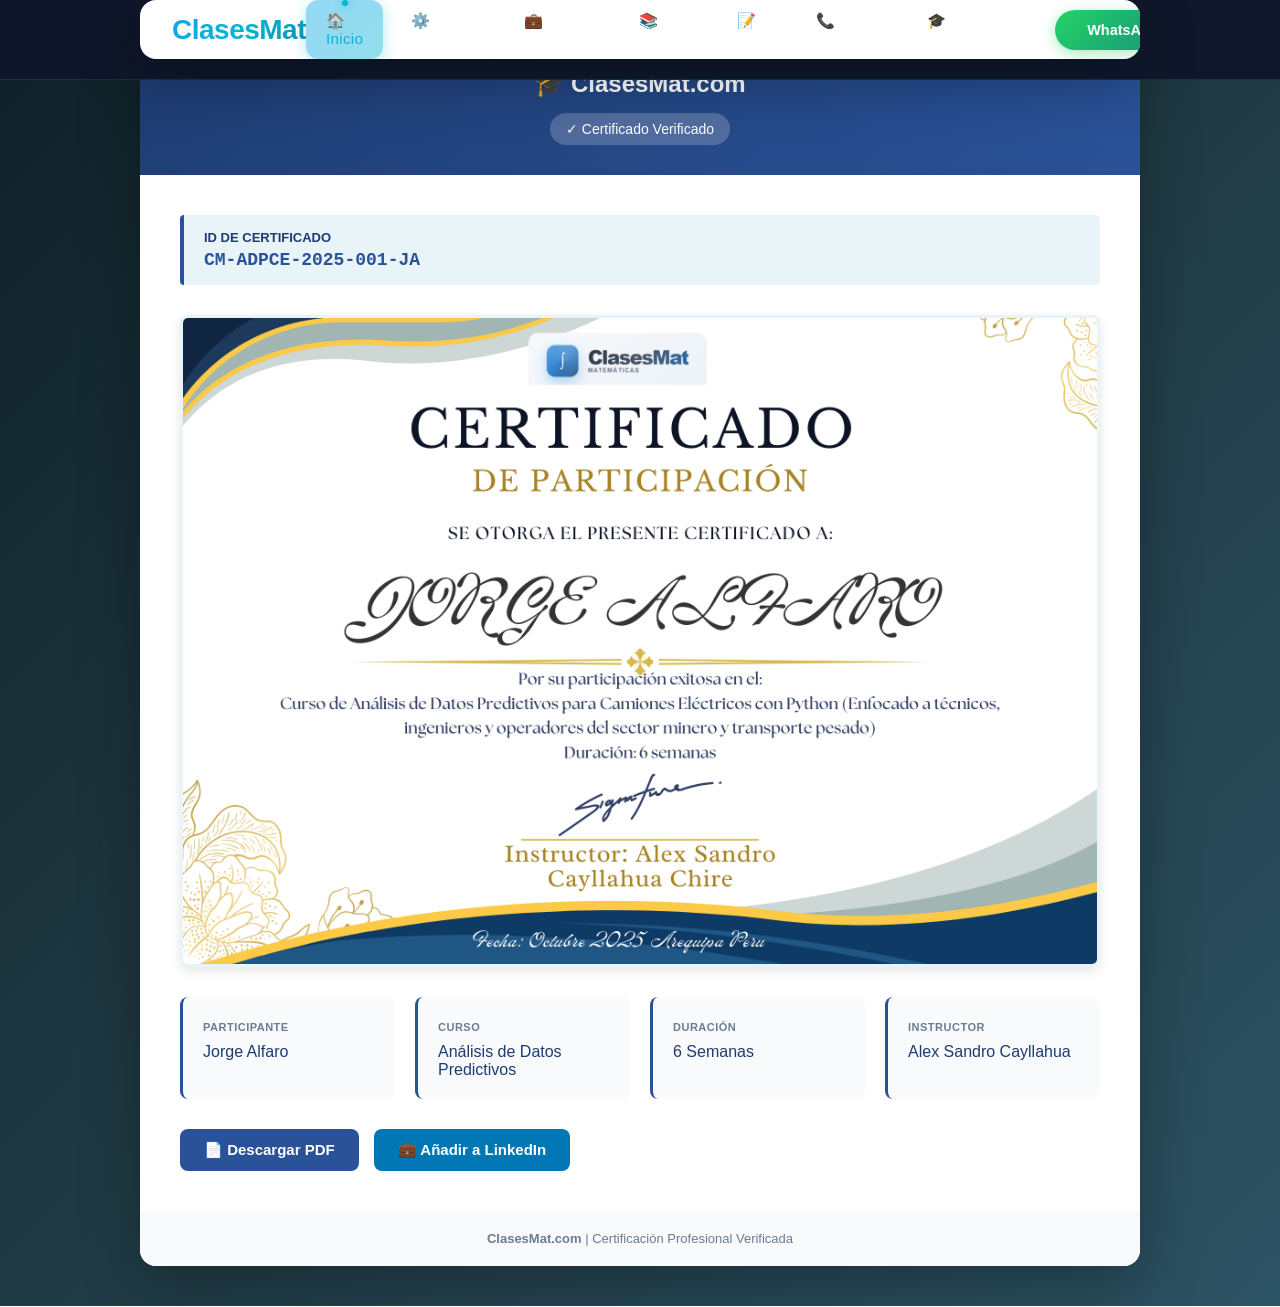
<file: certificado.html>
<!DOCTYPE html>
<html lang="es">
<head>
    <meta charset="UTF-8">
    <meta name="viewport" content="width=device-width, initial-scale=1.0">
    <title>Certificado Verificado - Jorge Alfaro</title>
    <link rel="stylesheet" href="css/nav.css">
    <style>
        * {
            margin: 0;
            padding: 0;
            box-sizing: border-box;
        }
        
        body {
            font-family: -apple-system, BlinkMacSystemFont, 'Segoe UI', sans-serif;
            background: linear-gradient(135deg, #0f2027 0%, #203a43 50%, #2c5364 100%);
            min-height: 100vh;
            padding: 40px 20px;
        }
        
        .container {
            max-width: 1000px;
            margin: 0 auto;
            background: #ffffff;
            border-radius: 16px;
            box-shadow: 0 20px 60px rgba(0,0,0,0.3);
            overflow: hidden;
        }
        
        .header {
            background: linear-gradient(135deg, #1e3c72 0%, #2a5298 100%);
            padding: 30px;
            text-align: center;
            color: white;
        }
        
        .header h1 {
            font-size: 24px;
            font-weight: 600;
            margin-bottom: 5px;
        }
        
        .verified {
            display: inline-flex;
            align-items: center;
            gap: 8px;
            background: rgba(255,255,255,0.2);
            padding: 8px 16px;
            border-radius: 20px;
            margin-top: 10px;
            font-size: 14px;
        }
        
        .content {
            padding: 40px;
        }
        
        .cert-id {
            background: #e8f4f8;
            border-left: 4px solid #2a5298;
            padding: 15px 20px;
            margin-bottom: 30px;
            border-radius: 4px;
        }
        
        .cert-id strong {
            color: #1e3c72;
            font-size: 13px;
            display: block;
            margin-bottom: 5px;
        }
        
        .cert-id code {
            color: #2a5298;
            font-size: 18px;
            font-weight: 600;
            font-family: monospace;
        }
        
        .certificate-preview {
            margin: 30px 0;
            border: 3px solid #e8f4f8;
            border-radius: 8px;
            overflow: hidden;
            box-shadow: 0 4px 12px rgba(0,0,0,0.1);
        }
        
        .certificate-preview img {
            width: 100%;
            display: block;
        }
        
        .info {
            display: grid;
            grid-template-columns: repeat(auto-fit, minmax(200px, 1fr));
            gap: 20px;
            margin: 30px 0;
        }
        
        .info-box {
            background: #f8fafb;
            padding: 20px;
            border-radius: 8px;
            border-left: 3px solid #2a5298;
        }
        
        .info-box label {
            font-size: 11px;
            text-transform: uppercase;
            color: #6b7c93;
            font-weight: 600;
            letter-spacing: 0.5px;
        }
        
        .info-box p {
            margin-top: 8px;
            color: #1e3c72;
            font-size: 16px;
            font-weight: 500;
        }
        
        .actions {
            display: flex;
            gap: 15px;
            margin-top: 30px;
            flex-wrap: wrap;
        }
        
        .btn {
            padding: 12px 24px;
            border-radius: 8px;
            text-decoration: none;
            font-weight: 600;
            display: inline-flex;
            align-items: center;
            gap: 8px;
            transition: all 0.3s;
            border: none;
            cursor: pointer;
            font-size: 15px;
        }
        
        .btn-primary {
            background: #2a5298;
            color: white;
        }
        
        .btn-primary:hover {
            background: #1e3c72;
            transform: translateY(-2px);
        }
        
        .btn-secondary {
            background: #0077b5;
            color: white;
        }
        
        .btn-secondary:hover {
            background: #006396;
        }
        
        .footer {
            background: #f8fafb;
            padding: 20px;
            text-align: center;
            color: #6b7c93;
            font-size: 13px;
        }
    </style>
</head>
<body>
<!-- ===== NAVEGACIÓN MODERNA MEJORADA - ClasesMat ===== -->
<nav class="navbar" role="navigation" aria-label="Navegación principal">
  <div class="container">
    <div class="nav-container">
      <!-- Logo mejorado -->
      <a href="#inicio" class="logo" aria-label="ClasesMat - Inicio">
        <span class="logo-text">ClasesMat</span>
        
      </a>

      <!-- Menú principal -->
      <ul class="nav-menu" id="navMenu" role="menubar" aria-hidden="false">
        <li role="none">
          <a href="#inicio" class="nav-link active" role="menuitem" aria-current="page">
            <span class="nav-icon">🏠</span>
            <span class="nav-text">Inicio</span>
          </a>
        </li>
        <li role="none">
          <a href="servicios.html" class="nav-link" role="menuitem">
            <span class="nav-icon">⚙️</span>
            <span class="nav-text">Servicios</span>
          </a>
        </li>
        <li role="none">
          <a href="portafolio.html" class="nav-link" role="menuitem">
            <span class="nav-icon">💼</span>
            <span class="nav-text">Portafolio</span>
          </a>
        </li>
        <li role="none">
          <a href="cursos.html" class="nav-link" role="menuitem">
            <span class="nav-icon">📚</span>
            <span class="nav-text">Cursos</span>
          </a>
        </li>
        <li role="none">
          <a href="blog.html" class="nav-link" role="menuitem">
            <span class="nav-icon">📝</span>
            <span class="nav-text">Blog</span>
          </a>
        </li>
        <li role="none">
          <a href="contacto.html" class="nav-link" role="menuitem">
            <span class="nav-icon">📞</span>
            <span class="nav-text">Contacto</span>
          </a>
        </li>
        <li role="none">
          <a href="logincertificados.html" class="nav-link" role="menuitem">
            <span class="nav-icon">🎓</span>
            <span class="nav-text">Certificados</span>
          </a>
        </li>
        <li role="none">
          <a href="https://wa.me/51968269924" 
             class="btn-whatsapp" 
             target="_blank" 
             rel="noopener noreferrer"
             role="menuitem"
             aria-label="Contactar por WhatsApp">
            <i class="fab fa-whatsapp" aria-hidden="true"></i>
            <span class="btn-text">WhatsApp</span>
            <span class="btn-pulse"></span>
          </a>
        </li>
      </ul>

      <!-- Botón menú móvil mejorado -->
      <button class="mobile-menu-btn" 
              id="mobileMenuBtn"
              type="button"
              aria-controls="navMenu"
              aria-expanded="false"
              aria-label="Abrir menú de navegación">
        <span class="hamburger">
          <span class="hamburger-line"></span>
          <span class="hamburger-line"></span>
          <span class="hamburger-line"></span>
        </span>
      </button>
    </div>
  </div>

  <!-- Indicador de progreso de scroll -->
  <div class="scroll-progress" aria-hidden="true"></div>
  
  <!-- Overlay para menú móvil -->
  <div class="nav-overlay" id="navOverlay" aria-hidden="true"></div>
</nav>

<!-- Indicadores de navegación lateral (opcional) -->
<aside class="nav-indicators" aria-label="Indicadores de sección">
  <div class="indicator" data-target="#inicio" aria-label="Ir a Inicio"></div>
  <div class="indicator" data-target="#servicios" aria-label="Ir a Servicios"></div>
  <div class="indicator" data-target="#portafolio" aria-label="Ir a Portafolio"></div>
  <div class="indicator" data-target="#cursos" aria-label="Ir a Cursos"></div>
  <div class="indicator" data-target="#blog" aria-label="Ir a Blog"></div>
  <div class="indicator" data-target="#contacto" aria-label="Ir a Contacto"></div>
  <div class="indicator" data-target="#logincertificados" aria-label="Ir a Certificados"></a>
</aside>
    <div class="container">
        <div class="header">
            <h1>🎓 ClasesMat.com</h1>
            <div class="verified">
                ✓ Certificado Verificado
            </div>
        </div>
        
        <div class="content">
            <div class="cert-id">
                <strong>ID DE CERTIFICADO</strong>
                <code>CM-ADPCE-2025-001-JA</code>
            </div>
            
            <div class="certificate-preview">
                <img src="jorgealfaro.png" alt="Certificado de Jorge Alfaro">
            </div>
            
            <div class="info">
                <div class="info-box">
                    <label>Participante</label>
                    <p>Jorge Alfaro</p>
                </div>
                
                <div class="info-box">
                    <label>Curso</label>
                    <p>Análisis de Datos Predictivos</p>
                </div>
                
                <div class="info-box">
                    <label>Duración</label>
                    <p>6 Semanas</p>
                </div>
                
                <div class="info-box">
                    <label>Instructor</label>
                    <p>Alex Sandro Cayllahua</p>
                </div>
            </div>
            
            <div class="actions">
                <a href="jorgealfaro2.pdf" download class="btn btn-primary">
                    📄 Descargar PDF
                </a>
                
                <a href="https://www.linkedin.com/profile/add?startTask=CERTIFICATION_NAME&name=Análisis de Datos Predictivos para Camiones Eléctricos con Python&organizationId=ClasesMat.com&issueYear=2025&issueMonth=10&certId=CM-ADPCE-2025-001-JA" target="_blank" class="btn btn-secondary">
                    💼 Añadir a LinkedIn
                </a>
            </div>
        </div>
        
        <div class="footer">
            <p><strong>ClasesMat.com</strong> | Certificación Profesional Verificada</p>
        </div>
    </div>
</body>
</html>
</file>
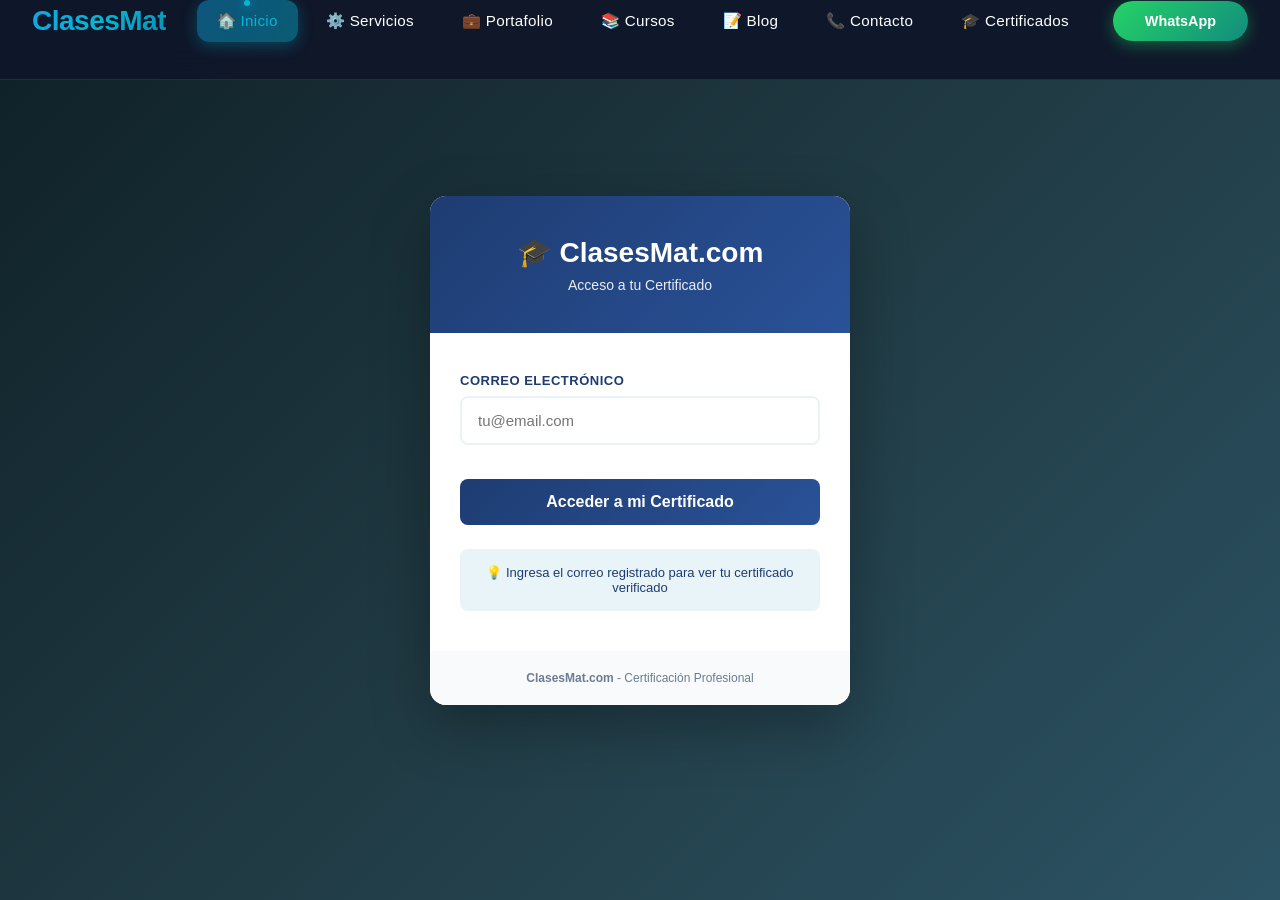
<file: logincertificados.html>
<!DOCTYPE html>
<html lang="es">
<head>
    <meta charset="UTF-8">
    <meta name="viewport" content="width=device-width, initial-scale=1.0">
    <title>Acceso a Certificado - ClasesMat.com</title>
    <link rel="stylesheet" href="css/nav.css">
    <style>
        * {
            margin: 0;
            padding: 0;
            box-sizing: border-box;
        }
        
        body {
            font-family: -apple-system, BlinkMacSystemFont, 'Segoe UI', sans-serif;
            background: linear-gradient(135deg, #0f2027 0%, #203a43 50%, #2c5364 100%);
            min-height: 100vh;
            display: flex;
            align-items: center;
            justify-content: center;
            padding: 20px;
        }
        
        .login-container {
            background: white;
            border-radius: 16px;
            box-shadow: 0 20px 60px rgba(0,0,0,0.3);
            width: 100%;
            max-width: 420px;
            overflow: hidden;
        }
        
        .header {
            background: linear-gradient(135deg, #1e3c72 0%, #2a5298 100%);
            padding: 40px 30px;
            text-align: center;
            color: white;
        }
        
        .header h1 {
            font-size: 28px;
            margin-bottom: 8px;
        }
        
        .header p {
            font-size: 14px;
            opacity: 0.9;
        }
        
        .form-container {
            padding: 40px 30px;
        }
        
        .form-group {
            margin-bottom: 24px;
        }
        
        label {
            display: block;
            font-size: 13px;
            font-weight: 600;
            color: #1e3c72;
            margin-bottom: 8px;
            text-transform: uppercase;
            letter-spacing: 0.5px;
        }
        
        input {
            width: 100%;
            padding: 14px 16px;
            border: 2px solid #e8f4f8;
            border-radius: 8px;
            font-size: 15px;
            transition: all 0.3s;
            font-family: inherit;
        }
        
        input:focus {
            outline: none;
            border-color: #2a5298;
            box-shadow: 0 0 0 3px rgba(42, 82, 152, 0.1);
        }
        
        .btn-login {
            width: 100%;
            padding: 14px;
            background: linear-gradient(135deg, #1e3c72 0%, #2a5298 100%);
            color: white;
            border: none;
            border-radius: 8px;
            font-size: 16px;
            font-weight: 600;
            cursor: pointer;
            transition: all 0.3s;
            margin-top: 10px;
        }
        
        .btn-login:hover {
            transform: translateY(-2px);
            box-shadow: 0 8px 20px rgba(42, 82, 152, 0.3);
        }
        
        .btn-login:active {
            transform: translateY(0);
        }
        
        .error {
            background: #fee;
            border-left: 4px solid #e53e3e;
            padding: 12px 16px;
            border-radius: 4px;
            color: #c53030;
            font-size: 14px;
            margin-bottom: 20px;
            display: none;
        }
        
        .info {
            background: #e8f4f8;
            padding: 16px;
            border-radius: 8px;
            margin-top: 24px;
            font-size: 13px;
            color: #1e3c72;
            text-align: center;
        }
        
        .footer {
            background: #f8fafb;
            padding: 20px;
            text-align: center;
            font-size: 12px;
            color: #6b7c93;
        }


        
    </style>
</head>
<body>
<!-- ===== NAVEGACIÓN MODERNA MEJORADA - ClasesMat ===== -->
<nav class="navbar" role="navigation" aria-label="Navegación principal">
  <div class="container">
    <div class="nav-container">
      <!-- Logo mejorado -->
      <a href="#inicio" class="logo" aria-label="ClasesMat - Inicio">
        <span class="logo-text">ClasesMat</span>
        
      </a>

      <!-- Menú principal -->
      <ul class="nav-menu" id="navMenu" role="menubar" aria-hidden="false">
        <li role="none">
          <a href="#inicio" class="nav-link active" role="menuitem" aria-current="page">
            <span class="nav-icon">🏠</span>
            <span class="nav-text">Inicio</span>
          </a>
        </li>
        <li role="none">
          <a href="servicios.html" class="nav-link" role="menuitem">
            <span class="nav-icon">⚙️</span>
            <span class="nav-text">Servicios</span>
          </a>
        </li>
        <li role="none">
          <a href="portafolio.html" class="nav-link" role="menuitem">
            <span class="nav-icon">💼</span>
            <span class="nav-text">Portafolio</span>
          </a>
        </li>
        <li role="none">
          <a href="cursos.html" class="nav-link" role="menuitem">
            <span class="nav-icon">📚</span>
            <span class="nav-text">Cursos</span>
          </a>
        </li>
        <li role="none">
          <a href="blog.html" class="nav-link" role="menuitem">
            <span class="nav-icon">📝</span>
            <span class="nav-text">Blog</span>
          </a>
        </li>
        <li role="none">
          <a href="contacto.html" class="nav-link" role="menuitem">
            <span class="nav-icon">📞</span>
            <span class="nav-text">Contacto</span>
          </a>
        </li>
        <li role="none">
          <a href="logincertificados.html" class="nav-link" role="menuitem">
            <span class="nav-icon">🎓</span>
            <span class="nav-text">Certificados</span>
          </a>
        </li>
        <li role="none">
          <a href="https://wa.me/51968269924" 
             class="btn-whatsapp" 
             target="_blank" 
             rel="noopener noreferrer"
             role="menuitem"
             aria-label="Contactar por WhatsApp">
            <i class="fab fa-whatsapp" aria-hidden="true"></i>
            <span class="btn-text">WhatsApp</span>
            <span class="btn-pulse"></span>
          </a>
        </li>
      </ul>

      <!-- Botón menú móvil mejorado -->
      <button class="mobile-menu-btn" 
              id="mobileMenuBtn"
              type="button"
              aria-controls="navMenu"
              aria-expanded="false"
              aria-label="Abrir menú de navegación">
        <span class="hamburger">
          <span class="hamburger-line"></span>
          <span class="hamburger-line"></span>
          <span class="hamburger-line"></span>
        </span>
      </button>
    </div>
  </div>

  <!-- Indicador de progreso de scroll -->
  <div class="scroll-progress" aria-hidden="true"></div>
  
  <!-- Overlay para menú móvil -->
  <div class="nav-overlay" id="navOverlay" aria-hidden="true"></div>
</nav>

<!-- Indicadores de navegación lateral (opcional) -->
<aside class="nav-indicators" aria-label="Indicadores de sección">
  <div class="indicator" data-target="#inicio" aria-label="Ir a Inicio"></div>
  <div class="indicator" data-target="#servicios" aria-label="Ir a Servicios"></div>
  <div class="indicator" data-target="#portafolio" aria-label="Ir a Portafolio"></div>
  <div class="indicator" data-target="#cursos" aria-label="Ir a Cursos"></div>
  <div class="indicator" data-target="#blog" aria-label="Ir a Blog"></div>
  <div class="indicator" data-target="#contacto" aria-label="Ir a Contacto"></div>
  <div class="indicator" data-target="#logincertificados" aria-label="Ir a Certificados"></a>
</aside>
    <div class="login-container">
        <div class="header">
            <h1>🎓 ClasesMat.com</h1>
            <p>Acceso a tu Certificado</p>
        </div>
        
        <div class="form-container">
            <div class="error" id="error">
                ❌ Correo electrónico incorrecto
            </div>
            
            <form id="loginForm">
                <div class="form-group">
                    <label for="email">Correo Electrónico</label>
                    <input 
                        type="email" 
                        id="email" 
                        placeholder="tu@email.com"
                        required
                    >
                </div>
                
                <button type="submit" class="btn-login">
                    Acceder a mi Certificado
                </button>
            </form>
            
            <div class="info">
                💡 Ingresa el correo registrado para ver tu certificado verificado
            </div>
        </div>
        
        <div class="footer">
            <p><strong>ClasesMat.com</strong> - Certificación Profesional</p>
        </div>
    </div>
    
    <script>
        const loginForm = document.getElementById('loginForm');
        const emailInput = document.getElementById('email');
        const errorDiv = document.getElementById('error');
        
        // Email autorizado
        const authorizedEmail = 'jralfaroh@gmail.com';
        
        loginForm.addEventListener('submit', function(e) {
            e.preventDefault();
            
            const emailValue = emailInput.value.trim().toLowerCase();
            
            if (emailValue === authorizedEmail.toLowerCase()) {
                // Login exitoso - redirigir a la página del certificado
                window.location.href = 'certificado.html';
            } else {
                // Mostrar error
                errorDiv.style.display = 'block';
                emailInput.style.borderColor = '#e53e3e';
                
                setTimeout(() => {
                    errorDiv.style.display = 'none';
                    emailInput.style.borderColor = '#e8f4f8';
                }, 3000);
            }
        });
        
        // Limpiar error al escribir
        emailInput.addEventListener('input', function() {
            errorDiv.style.display = 'none';
            emailInput.style.borderColor = '#e8f4f8';
        });
    </script>
</body>
</html>
</file>
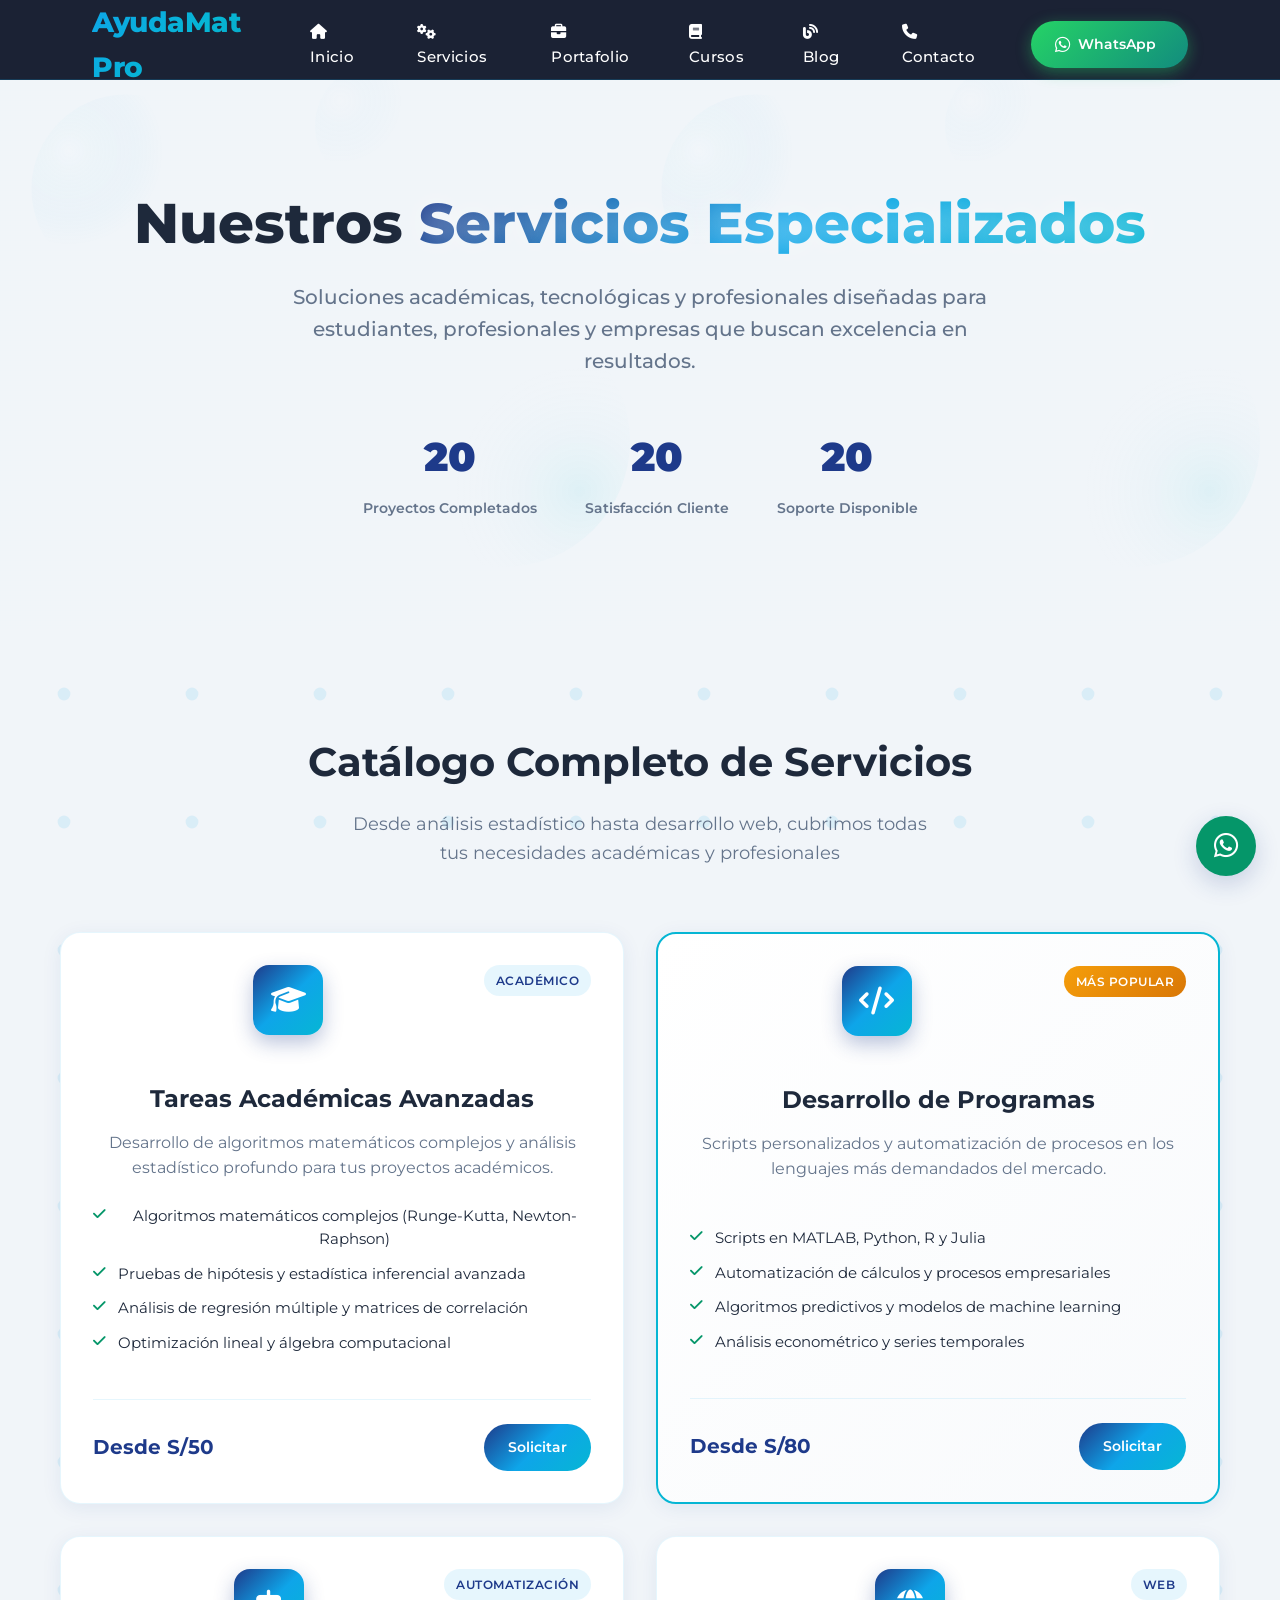
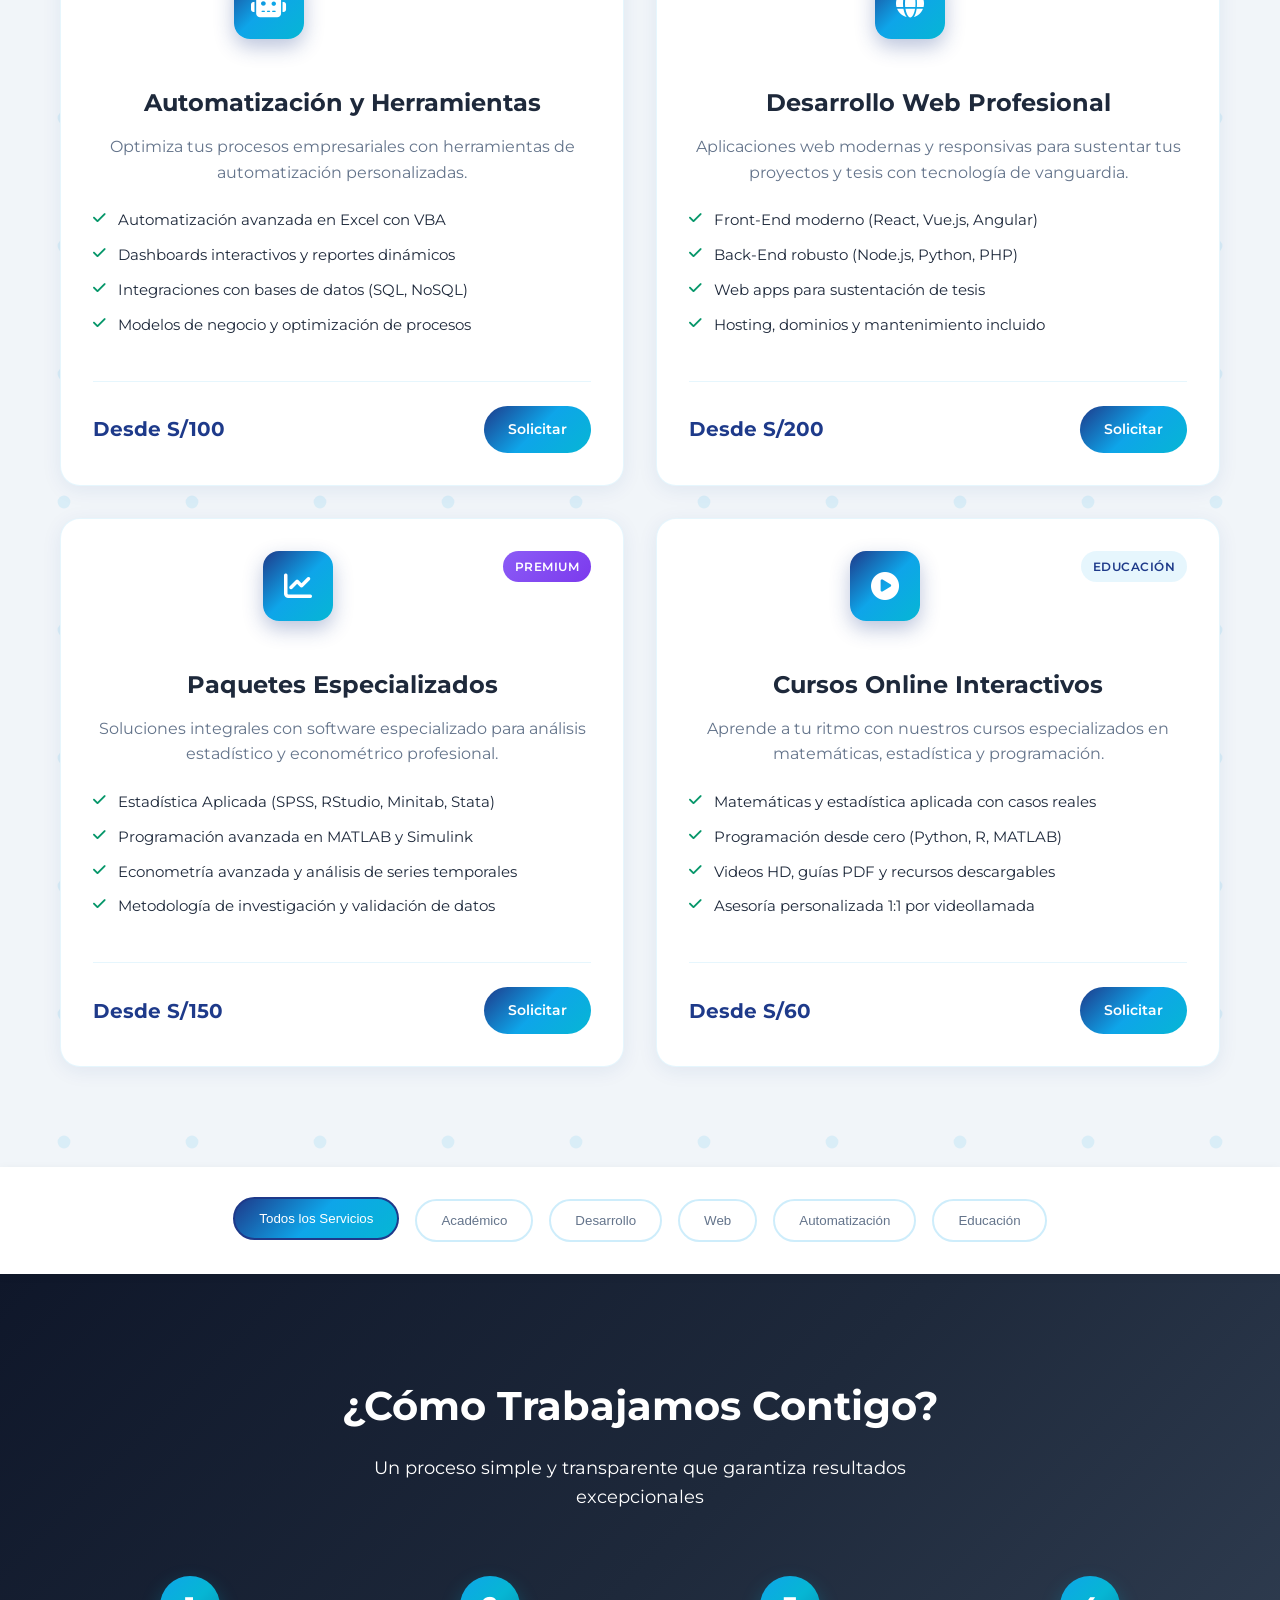
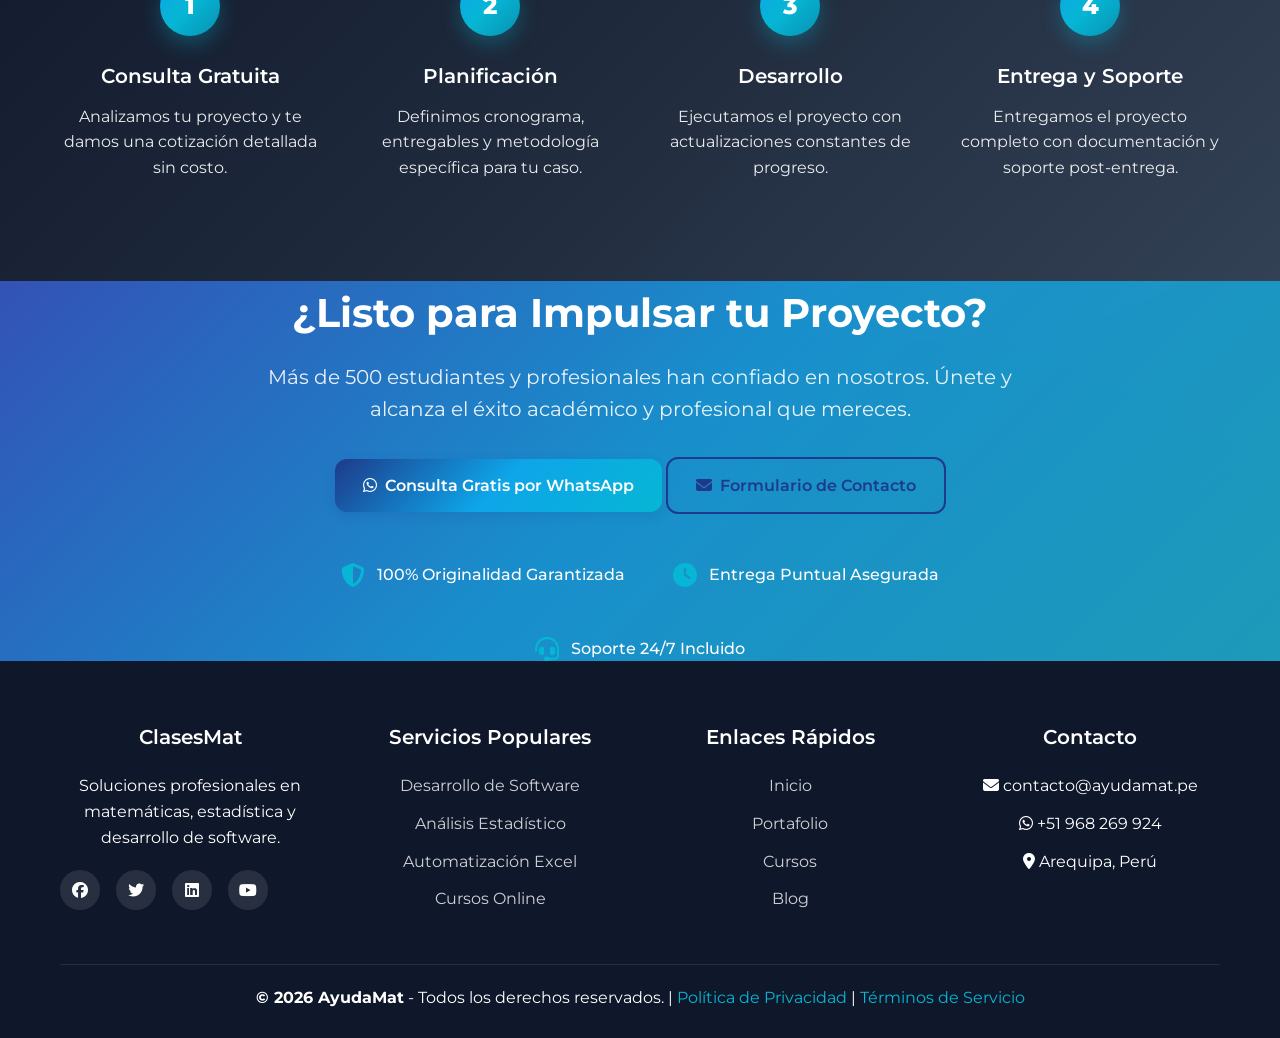
<file: servicios.html>
<!DOCTYPE html>
<html lang="es">
<head>
  <meta charset="UTF-8" />
  <meta name="viewport" content="width=device-width, initial-scale=1" />
  <meta name="description" content="Servicios especializados en matemáticas, estadística, desarrollo de software y automatización. Soluciones académicas y profesionales.">
  <meta name="keywords" content="servicios matemáticas, estadística, desarrollo software, automatización, tesis, MATLAB, Python, R">
  <meta name="author" content="AyudaMat">
  <meta name="theme-color" content="#0066cc">
  <meta property="og:title" content="Servicios Especializados | AyudaMat">
  <meta property="og:description" content="Soluciones académicas, tecnológicas y profesionales para estudiantes y empresas">
  <meta property="og:image" content="https://tuweb.com/img/servicios-og.jpg">
  <meta property="og:url" content="https://tuweb.com/servicios.html">
  <title>Servicios Especializados | AyudaMat</title>
  
  <link rel="icon" href="img/favicon.ico" type="image/x-icon">
  <link href="https://cdnjs.cloudflare.com/ajax/libs/font-awesome/6.4.0/css/all.min.css" rel="stylesheet">
  <link rel="stylesheet" href="css/estilos1.css">
  <link rel="stylesheet" href="css/nav.css">
  <link rel="stylesheet" href="css/servicios.css">
  <meta name="description" content="Servicios de estadística en Arequipa: resolución exámenes universitarios, distribución normal, regresión lineal, pruebas hipótesis, cálculo, proyectos machine learning, desarrollo web multimedia 4K.">
<meta property="og:title" content="Servicios de Estadística y ML - ClasesMat Arequipa">
  <!-- Meta tags básicos -->
<meta charset="UTF-8">
<meta name="viewport" content="width=device-width, initial-scale=1.0">
<meta name="description" content="Estadística en Arequipa, Perú. Resolución de exámenes universitarios, trabajos de estadística: distribución normal, regresión lineal, pruebas de hipótesis, cálculo. Web multimedia 4K, proyectos con machine learning, árboles de decisión, chatbots.">
<meta name="keywords" content="estadística Arequipa, exámenes estadística Perú, distribución normal, regresión lineal, pruebas hipótesis, cálculo diferencial, machine learning, árboles decisión, chatbots, proyectos investigación, ingeniería sistemas, web multimedia 4K">
<meta name="author" content="ClasesMat Arequipa">
<meta name="geo.region" content="PE-ARE">
<meta name="geo.placename" content="Arequipa, Perú">

<!-- Open Graph para redes sociales -->
<meta property="og:title" content="ClasesMat - Estadística y Machine Learning en Arequipa, Perú">
<meta property="og:description" content="Expertos en estadística en Arequipa. Resolución de exámenes, proyectos de investigación con ML, desarrollo web multimedia 4K. Especialistas en distribución normal, regresión lineal, pruebas de hipótesis.">
<meta property="og:url" content="https://clasesmat.com/">
<meta property="og:image" content="https://clasesmat.com/img/clasesmat-arequipa.jpg">
<meta property="og:type" content="website">
<meta property="og:locale" content="es_PE">

<!-- Para búsquedas locales -->
<meta name="geo.position" content="-16.4040102;-71.559611">
<meta name="ICBM" content="-16.4040102, -71.559611">

<!-- Twitter Cards -->
<meta name="twitter:card" content="summary_large_image">
<meta name="twitter:title" content="ClasesMat - Estadística y Machine Learning Arequipa">
<meta name="twitter:description" content="Resolución de exámenes universitarios, proyectos ML, desarrollo web 4K en Arequipa, Perú">

<!-- Para Google Business -->
<link rel="canonical" href="https://clasesmat.com/">
</head>
<body>
  <!-- Navegación Moderna Unificada -->
  <nav class="navbar" role="navigation" aria-label="Navegación principal">
    <div class="container">
      <div class="nav-container">
        <!-- Logo mejorado -->
        <a href="index.html" class="logo" aria-label="AyudaMat - Inicio">
          <span class="logo-text">AyudaMat</span>
          <span class="logo-subtitle">Pro</span>
        </a>

        <!-- Menú principal -->
        <ul class="nav-menu" id="navMenu" role="menubar" aria-hidden="false">
          <li role="none">
            <a href="index.html" class="nav-link" role="menuitem">
              <span class="nav-icon"><i class="fas fa-home"></i></span>
              <span class="nav-text">Inicio</span>
            </a>
          </li>
          <li role="none">
            <a href="servicios.html" class="nav-link active" role="menuitem" aria-current="page">
              <span class="nav-icon"><i class="fas fa-cogs"></i></span>
              <span class="nav-text">Servicios</span>
            </a>
          </li>
          <li role="none">
            <a href="portafolio.html" class="nav-link" role="menuitem">
              <span class="nav-icon"><i class="fas fa-briefcase"></i></span>
              <span class="nav-text">Portafolio</span>
            </a>
          </li>
          <li role="none">
            <a href="cursos.html" class="nav-link" role="menuitem">
              <span class="nav-icon"><i class="fas fa-book"></i></span>
              <span class="nav-text">Cursos</span>
            </a>
          </li>
          <li role="none">
            <a href="blog.html" class="nav-link" role="menuitem">
              <span class="nav-icon"><i class="fas fa-blog"></i></span>
              <span class="nav-text">Blog</span>
            </a>
          </li>
          <li role="none">
            <a href="contacto.html" class="nav-link" role="menuitem">
              <span class="nav-icon"><i class="fas fa-phone"></i></span>
              <span class="nav-text">Contacto</span>
            </a>
          </li>
          <li role="none">
            <a href="https://wa.me/51968269924" 
               class="btn-whatsapp" 
               target="_blank" 
               rel="noopener noreferrer"
               role="menuitem"
               aria-label="Contactar por WhatsApp">
              <i class="fab fa-whatsapp" aria-hidden="true"></i>
              <span class="btn-text">WhatsApp</span>
              <span class="btn-pulse"></span>
            </a>
          </li>
        </ul>

        <!-- Botón menú móvil -->
        <button class="mobile-menu-btn" 
                id="mobileMenuBtn"
                type="button"
                aria-controls="navMenu"
                aria-expanded="false"
                aria-label="Abrir menú de navegación">
          <span class="hamburger">
            <span class="hamburger-line"></span>
            <span class="hamburger-line"></span>
            <span class="hamburger-line"></span>
          </span>
        </button>
      </div>
    </div>

    <!-- Indicador de progreso de scroll -->
    <div class="scroll-progress" aria-hidden="true"></div>
    
    <!-- Overlay para menú móvil -->
    <div class="nav-overlay" id="navOverlay" aria-hidden="true"></div>
  </nav>

  <!-- Hero Section Servicios -->
  <section class="services-hero" id="inicio">
    <div class="services-hero-bg"></div>
    <div class="container">
      <div class="hero-content">
        <h1>Nuestros <span class="text-gradient">Servicios Especializados</span></h1>
        <p>Soluciones académicas, tecnológicas y profesionales diseñadas para estudiantes, profesionales y empresas que buscan excelencia en resultados.</p>
        
        <div class="hero-stats">
          <div class="stat-item">
            <span class="stat-number">500+</span>
            <span class="stat-label">Proyectos Completados</span>
          </div>
          <div class="stat-item">
            <span class="stat-number">98%</span>
            <span class="stat-label">Satisfacción Cliente</span>
          </div>
          <div class="stat-item">
            <span class="stat-number">24/7</span>
            <span class="stat-label">Soporte Disponible</span>
          </div>
        </div>
      </div>
    </div>
  </section>

  <!-- Servicios Grid Moderno -->
  <section class="services-section" id="servicios">
    <div class="container">
      <div class="section-title fade-in">
        <h2>Catálogo Completo de Servicios</h2>
        <p>Desde análisis estadístico hasta desarrollo web, cubrimos todas tus necesidades académicas y profesionales</p>
      </div>

      <div class="services-grid">
        <!-- Tareas Académicas -->
        <div class="service-card fade-in" data-category="academico">
          <div class="service-header">
            <div class="service-icon">
              <i class="fas fa-graduation-cap"></i>
            </div>
            <div class="service-badge">Académico</div>
          </div>
          <h3>Tareas Académicas Avanzadas</h3>
          <p>Desarrollo de algoritmos matemáticos complejos y análisis estadístico profundo para tus proyectos académicos.</p>
          <ul class="service-features">
            <li><i class="fas fa-check"></i> Algoritmos matemáticos complejos (Runge-Kutta, Newton-Raphson)</li>
            <li><i class="fas fa-check"></i> Pruebas de hipótesis y estadística inferencial avanzada</li>
            <li><i class="fas fa-check"></i> Análisis de regresión múltiple y matrices de correlación</li>
            <li><i class="fas fa-check"></i> Optimización lineal y álgebra computacional</li>
          </ul>
          <div class="service-footer">
            <span class="price-from">Desde S/50</span>
            <a href="#contacto" class="btn-service">Solicitar</a>
          </div>
        </div>

        <!-- Desarrollo de Programas -->
        <div class="service-card fade-in featured" data-category="desarrollo">
          <div class="service-header">
            <div class="service-icon">
              <i class="fas fa-code"></i>
            </div>
            <div class="service-badge popular">Más Popular</div>
          </div>
          <h3>Desarrollo de Programas</h3>
          <p>Scripts personalizados y automatización de procesos en los lenguajes más demandados del mercado.</p>
          <ul class="service-features">
            <li><i class="fas fa-check"></i> Scripts en MATLAB, Python, R y Julia</li>
            <li><i class="fas fa-check"></i> Automatización de cálculos y procesos empresariales</li>
            <li><i class="fas fa-check"></i> Algoritmos predictivos y modelos de machine learning</li>
            <li><i class="fas fa-check"></i> Análisis econométrico y series temporales</li>
          </ul>
          <div class="service-footer">
            <span class="price-from">Desde S/80</span>
            <a href="#contacto" class="btn-service">Solicitar</a>
          </div>
        </div>

        <!-- Automatización -->
        <div class="service-card fade-in" data-category="automatizacion">
          <div class="service-header">
            <div class="service-icon">
              <i class="fas fa-robot"></i>
            </div>
            <div class="service-badge">Automatización</div>
          </div>
          <h3>Automatización y Herramientas</h3>
          <p>Optimiza tus procesos empresariales con herramientas de automatización personalizadas.</p>
          <ul class="service-features">
            <li><i class="fas fa-check"></i> Automatización avanzada en Excel con VBA</li>
            <li><i class="fas fa-check"></i> Dashboards interactivos y reportes dinámicos</li>
            <li><i class="fas fa-check"></i> Integraciones con bases de datos (SQL, NoSQL)</li>
            <li><i class="fas fa-check"></i> Modelos de negocio y optimización de procesos</li>
          </ul>
          <div class="service-footer">
            <span class="price-from">Desde S/100</span>
            <a href="#contacto" class="btn-service">Solicitar</a>
          </div>
        </div>

        <!-- Desarrollo Web -->
        <div class="service-card fade-in" data-category="web">
          <div class="service-header">
            <div class="service-icon">
              <i class="fas fa-globe"></i>
            </div>
            <div class="service-badge">Web</div>
          </div>
          <h3>Desarrollo Web Profesional</h3>
          <p>Aplicaciones web modernas y responsivas para sustentar tus proyectos y tesis con tecnología de vanguardia.</p>
          <ul class="service-features">
            <li><i class="fas fa-check"></i> Front-End moderno (React, Vue.js, Angular)</li>
            <li><i class="fas fa-check"></i> Back-End robusto (Node.js, Python, PHP)</li>
            <li><i class="fas fa-check"></i> Web apps para sustentación de tesis</li>
            <li><i class="fas fa-check"></i> Hosting, dominios y mantenimiento incluido</li>
          </ul>
          <div class="service-footer">
            <span class="price-from">Desde S/200</span>
            <a href="#contacto" class="btn-service">Solicitar</a>
          </div>
        </div>

        <!-- Paquetes Especializados -->
        <div class="service-card fade-in" data-category="especializado">
          <div class="service-header">
            <div class="service-icon">
              <i class="fas fa-chart-line"></i>
            </div>
            <div class="service-badge premium">Premium</div>
          </div>
          <h3>Paquetes Especializados</h3>
          <p>Soluciones integrales con software especializado para análisis estadístico y econométrico profesional.</p>
          <ul class="service-features">
            <li><i class="fas fa-check"></i> Estadística Aplicada (SPSS, RStudio, Minitab, Stata)</li>
            <li><i class="fas fa-check"></i> Programación avanzada en MATLAB y Simulink</li>
            <li><i class="fas fa-check"></i> Econometría avanzada y análisis de series temporales</li>
            <li><i class="fas fa-check"></i> Metodología de investigación y validación de datos</li>
          </ul>
          <div class="service-footer">
            <span class="price-from">Desde S/150</span>
            <a href="#contacto" class="btn-service">Solicitar</a>
          </div>
        </div>

        <!-- Cursos Online -->
        <div class="service-card fade-in" data-category="educacion">
          <div class="service-header">
            <div class="service-icon">
              <i class="fas fa-play-circle"></i>
            </div>
            <div class="service-badge">Educación</div>
          </div>
          <h3>Cursos Online Interactivos</h3>
          <p>Aprende a tu ritmo con nuestros cursos especializados en matemáticas, estadística y programación.</p>
          <ul class="service-features">
            <li><i class="fas fa-check"></i> Matemáticas y estadística aplicada con casos reales</li>
            <li><i class="fas fa-check"></i> Programación desde cero (Python, R, MATLAB)</li>
            <li><i class="fas fa-check"></i> Videos HD, guías PDF y recursos descargables</li>
            <li><i class="fas fa-check"></i> Asesoría personalizada 1:1 por videollamada</li>
          </ul>
          <div class="service-footer">
            <span class="price-from">Desde S/60</span>
            <a href="#contacto" class="btn-service">Solicitar</a>
          </div>
        </div>
      </div>
    </div>
  </section>

  <!-- Filtros de Servicios -->
  <section class="services-filter">
    <div class="container">
      <div class="filter-tabs">
        <button class="filter-btn active" data-filter="all">Todos los Servicios</button>
        <button class="filter-btn" data-filter="academico">Académico</button>
        <button class="filter-btn" data-filter="desarrollo">Desarrollo</button>
        <button class="filter-btn" data-filter="web">Web</button>
        <button class="filter-btn" data-filter="automatizacion">Automatización</button>
        <button class="filter-btn" data-filter="educacion">Educación</button>
      </div>
    </div>
  </section>

  <!-- Proceso de Trabajo -->
  <section class="work-process">
    <div class="container">
      <div class="section-title fade-in">
        <h2>¿Cómo Trabajamos Contigo?</h2>
        <p>Un proceso simple y transparente que garantiza resultados excepcionales</p>
      </div>

      <div class="process-timeline">
        <div class="process-step fade-in">
          <div class="step-number">1</div>
          <div class="step-content">
            <h3>Consulta Gratuita</h3>
            <p>Analizamos tu proyecto y te damos una cotización detallada sin costo.</p>
          </div>
        </div>
        <div class="process-step fade-in">
          <div class="step-number">2</div>
          <div class="step-content">
            <h3>Planificación</h3>
            <p>Definimos cronograma, entregables y metodología específica para tu caso.</p>
          </div>
        </div>
        <div class="process-step fade-in">
          <div class="step-number">3</div>
          <div class="step-content">
            <h3>Desarrollo</h3>
            <p>Ejecutamos el proyecto con actualizaciones constantes de progreso.</p>
          </div>
        </div>
        <div class="process-step fade-in">
          <div class="step-number">4</div>
          <div class="step-content">
            <h3>Entrega y Soporte</h3>
            <p>Entregamos el proyecto completo con documentación y soporte post-entrega.</p>
          </div>
        </div>
      </div>
    </div>
  </section>

  <!-- CTA Mejorado -->
  <section class="cta-section" id="contacto">
    <div class="container">
      <div class="cta-content fade-in">
        <h2>¿Listo para Impulsar tu Proyecto?</h2>
        <p>Más de 500 estudiantes y profesionales han confiado en nosotros. Únete y alcanza el éxito académico y profesional que mereces.</p>
        
        <div class="cta-buttons">
          <a href="https://wa.me/51968269924" target="_blank" class="btn btn-primary">
            <i class="fab fa-whatsapp"></i> Consulta Gratis por WhatsApp
          </a>
          <a href="contacto.html" class="btn btn-outline">
            <i class="fas fa-envelope"></i> Formulario de Contacto
          </a>
        </div>

        <div class="cta-guarantees">
          <div class="guarantee">
            <i class="fas fa-shield-alt"></i>
            <span>100% Originalidad Garantizada</span>
          </div>
          <div class="guarantee">
            <i class="fas fa-clock"></i>
            <span>Entrega Puntual Asegurada</span>
          </div>
          <div class="guarantee">
            <i class="fas fa-headset"></i>
            <span>Soporte 24/7 Incluido</span>
          </div>
        </div>
      </div>
    </div>
  </section>

  <!-- WhatsApp Flotante -->
  <a href="https://wa.me/51968269924" class="whatsapp-float" target="_blank" rel="noopener noreferrer" aria-label="Contactar por WhatsApp">
    <i class="fab fa-whatsapp"></i>
  </a>

  <!-- Footer -->
  <footer class="footer">
    <div class="container">
      <div class="footer-content">
        <div class="footer-section">
          <h4>ClasesMat</h4>
          <p>Soluciones profesionales en matemáticas, estadística y desarrollo de software.</p>
          <div class="social-links">
            <a href="#" aria-label="Facebook"><i class="fab fa-facebook"></i></a>
            <a href="#" aria-label="Twitter"><i class="fab fa-twitter"></i></a>
            <a href="#" aria-label="LinkedIn"><i class="fab fa-linkedin"></i></a>
            <a href="#" aria-label="YouTube"><i class="fab fa-youtube"></i></a>
          </div>
        </div>
        <div class="footer-section">
          <h4>Servicios Populares</h4>
          <ul>
            <li><a href="#servicios">Desarrollo de Software</a></li>
            <li><a href="#servicios">Análisis Estadístico</a></li>
            <li><a href="#servicios">Automatización Excel</a></li>
            <li><a href="#servicios">Cursos Online</a></li>
          </ul>
        </div>
        <div class="footer-section">
          <h4>Enlaces Rápidos</h4>
          <ul>
            <li><a href="index.html">Inicio</a></li>
            <li><a href="portafolio.html">Portafolio</a></li>
            <li><a href="cursos.html">Cursos</a></li>
            <li><a href="blog.html">Blog</a></li>
          </ul>
        </div>
        <div class="footer-section">
          <h4>Contacto</h4>
          <ul>
            <li><i class="fas fa-envelope"></i> contacto@ayudamat.pe</li>
            <li><i class="fab fa-whatsapp"></i> +51 968 269 924</li>
            <li><i class="fas fa-map-marker-alt"></i> Arequipa, Perú</li>
          </ul>
        </div>
      </div>
      <div class="footer-bottom">
        <p><strong>© 2025 AyudaMat</strong> - Todos los derechos reservados. | <a href="#">Política de Privacidad</a> | <a href="#">Términos de Servicio</a></p>
      </div>
    </div>
  </footer>

  <!-- Scripts -->
  <script src="js/nav.js"></script>
  <script src="js/main.js"></script>
  <script src="js/servicios.js"></script>
</body>
</html>
</file>
<file: css/nav.css>
/* ===== NAVEGACIÓN MODERNA - AyudaMat ===== */

/* Variables específicas para navegación */
:root {
  --nav-height: 80px;
  --nav-bg: rgba(15, 23, 42, 0.95);
  --nav-bg-scrolled: rgba(15, 23, 42, 0.98);
  --nav-border: rgba(14, 165, 233, 0.2);
  --nav-shadow: 0 8px 32px rgba(30, 58, 138, 0.3);
  --nav-backdrop: blur(20px);
  --nav-transition: all 0.4s cubic-bezier(0.4, 0, 0.2, 1);
}

/* Navegación principal */
.navbar {
  position: fixed;
  top: 0;
  left: 0;
  right: 0;
  height: var(--nav-height);
  background: var(--nav-bg);
  backdrop-filter: var(--nav-backdrop);
  -webkit-backdrop-filter: var(--nav-backdrop);
  border-bottom: 1px solid var(--nav-border);
  z-index: 1002; /* ✅ CORREGIDO: Mayor que promo-bar (1001) */
  transition: var(--nav-transition);
  transform: translateY(0);
}

/* Estado cuando se hace scroll */
.navbar.scrolled {
  background: var(--nav-bg-scrolled);
  box-shadow: var(--nav-shadow);
  border-bottom-color: rgba(14, 165, 233, 0.3);
}

/* Estado oculto cuando se hace scroll hacia abajo */
.navbar.hidden {
  transform: translateY(-100%);
}

/* Contenedor de navegación */
.nav-container {
  display: flex;
  justify-content: space-between;
  align-items: center;
  height: 100%;
  padding: 0 2rem;
  max-width: 1400px;
  margin: 0 auto;
}

/* Logo mejorado */
.logo {
  font-size: 1.75rem;
  font-weight: 800;
  color: #ffffff;
  text-decoration: none;
  background: linear-gradient(135deg, #0ea5e9 0%, #06b6d4 50%, #0891b2 100%);
  -webkit-background-clip: text;
  -webkit-text-fill-color: transparent;
  background-clip: text;
  position: relative;
  transition: var(--nav-transition);
  letter-spacing: -0.5px;
  z-index: 1003; /* ✅ CORREGIDO: Asegurar visibilidad del logo */
}

.logo::after {
  content: '';
  position: absolute;
  bottom: -2px;
  left: 0;
  width: 0;
  height: 2px;
  background: linear-gradient(90deg, #0ea5e9, #06b6d4);
  transition: width 0.3s ease;
}

.logo:hover::after {
  width: 100%;
}

.logo:hover {
  transform: scale(1.05);
  filter: brightness(1.2);
}

/* Menú principal */
.nav-menu {
  display: flex;
  list-style: none;
  gap: 0.5rem;
  align-items: center;
  margin: 0;
  padding: 0;
}

.nav-menu li {
  position: relative;
}

/* Enlaces de navegación */
.nav-link {
  display: block;
  color: #ffffff;
  text-decoration: none;
  font-weight: 500;
  font-size: 0.95rem;
  padding: 0.75rem 1.25rem;
  border-radius: 12px;
  transition: var(--nav-transition);
  position: relative;
  overflow: hidden;
  letter-spacing: 0.3px;
}

/* Efecto de fondo en hover */
.nav-link::before {
  content: '';
  position: absolute;
  top: 0;
  left: 0;
  width: 100%;
  height: 100%;
  background: linear-gradient(135deg, rgba(14, 165, 233, 0.1) 0%, rgba(6, 182, 212, 0.1) 100%);
  opacity: 0;
  transition: opacity 0.3s ease;
  border-radius: 12px;
}

/* Efecto de brillo */
.nav-link::after {
  content: '';
  position: absolute;
  top: 0;
  left: -100%;
  width: 100%;
  height: 100%;
  background: linear-gradient(90deg, transparent, rgba(255, 255, 255, 0.2), transparent);
  transition: left 0.5s ease;
}

.nav-link:hover::before {
  opacity: 1;
}

.nav-link:hover::after {
  left: 100%;
}

.nav-link:hover {
  color: #06b6d4;
  transform: translateY(-2px);
  text-shadow: 0 0 10px rgba(6, 182, 212, 0.5);
}

/* Enlace activo */
.nav-link.active {
  background: linear-gradient(135deg, rgba(14, 165, 233, 0.2) 0%, rgba(6, 182, 212, 0.2) 100%);
  color: #06b6d4;
  box-shadow: 0 4px 15px rgba(6, 182, 212, 0.3);
}

/* Botón WhatsApp mejorado */
.btn-whatsapp {
  display: inline-flex;
  align-items: center;
  gap: 0.5rem;
  padding: 0.75rem 1.5rem;
  background: linear-gradient(135deg, #25d366 0%, #128c7e 100%);
  color: #ffffff;
  text-decoration: none;
  border-radius: 25px;
  font-weight: 600;
  font-size: 0.9rem;
  box-shadow: 0 4px 15px rgba(37, 211, 102, 0.4);
  transition: var(--nav-transition);
  position: relative;
  overflow: hidden;
  margin-left: 1rem;
}

.btn-whatsapp::before {
  content: '';
  position: absolute;
  top: 0;
  left: -100%;
  width: 100%;
  height: 100%;
  background: linear-gradient(90deg, transparent, rgba(255, 255, 255, 0.3), transparent);
  transition: left 0.5s ease;
}

.btn-whatsapp:hover::before {
  left: 100%;
}

.btn-whatsapp:hover {
  transform: translateY(-3px) scale(1.05);
  box-shadow: 0 8px 25px rgba(37, 211, 102, 0.6);
}

.btn-whatsapp i {
  font-size: 1.1rem;
  animation: pulse-whatsapp 2s infinite;
}

@keyframes pulse-whatsapp {
  0% { transform: scale(1); }
  50% { transform: scale(1.1); }
  100% { transform: scale(1); }
}

/* Botón menú móvil */
.mobile-menu-btn {
  display: none;
  background: none;
  border: none;
  color: #ffffff;
  font-size: 1.5rem;
  cursor: pointer;
  padding: 0.5rem;
  border-radius: 8px;
  transition: var(--nav-transition);
  position: relative;
  z-index: 1003; /* ✅ CORREGIDO: Asegurar visibilidad */
}

.mobile-menu-btn:hover {
  background: rgba(14, 165, 233, 0.2);
  transform: scale(1.1);
}

/* ✅ CORREGIDO: Estilos para el icono hamburguesa animado */
.hamburger {
  display: flex;
  flex-direction: column;
  width: 20px;
  height: 16px;
  justify-content: space-between;
  cursor: pointer;
}

.hamburger-line {
  width: 100%;
  height: 2px;
  background-color: #ffffff;
  transition: all 0.3s ease;
  transform-origin: center;
}

/* Animación del menú hamburguesa */
.mobile-menu-btn.active .hamburger-line:nth-child(1) {
  transform: rotate(45deg) translate(6px, 6px);
}

.mobile-menu-btn.active .hamburger-line:nth-child(2) {
  opacity: 0;
}

.mobile-menu-btn.active .hamburger-line:nth-child(3) {
  transform: rotate(-45deg) translate(6px, -6px);
}

/* Fallback para iconos Font Awesome */
.mobile-menu-btn .fas {
  transition: transform 0.3s ease;
}

.mobile-menu-btn.active .fa-bars {
  transform: rotate(90deg);
}

/* Overlay para menú móvil */
.nav-overlay {
  position: fixed;
  top: 0;
  left: 0;
  width: 100%;
  height: 100vh;
  background: rgba(15, 23, 42, 0.95);
  backdrop-filter: blur(10px);
  opacity: 0;
  visibility: hidden;
  transition: all 0.3s ease;
  z-index: 1001; /* ✅ CORREGIDO: Entre navbar y menú */
}

.nav-overlay.active {
  opacity: 1;
  visibility: visible;
}

/* ===== RESPONSIVE DESIGN ===== */

/* Tablet */
@media (max-width: 1024px) {
  .nav-container {
    padding: 0 1.5rem;
  }
  
  .nav-menu {
    gap: 0.25rem;
  }
  
  .nav-link {
    padding: 0.6rem 1rem;
    font-size: 0.9rem;
  }
  
  .btn-whatsapp {
    padding: 0.6rem 1.25rem;
    font-size: 0.85rem;
  }
}

/* ✅ CORREGIDO: Móvil - Navegación funcional */
@media (max-width: 768px) {
  :root {
    --nav-height: 70px;
  }
  
  .navbar {
    z-index: 1002; /* ✅ Mantener por encima de todo */
  }
  
  .nav-container {
    padding: 0 1rem;
    position: relative; /* ✅ CORREGIDO: Contexto de posicionamiento */
  }
  
  .logo {
    font-size: 1.5rem;
    z-index: 1003; /* ✅ Logo siempre visible */
  }
  
  .mobile-menu-btn {
    display: block;
    z-index: 1003; /* ✅ Botón siempre visible */
  }
  
  .nav-menu {
    position: fixed;
    top: var(--nav-height);
    left: 0;
    width: 100%;
    height: calc(100vh - var(--nav-height));
    background: linear-gradient(180deg, rgba(15, 23, 42, 0.98) 0%, rgba(30, 41, 59, 0.98) 100%);
    backdrop-filter: blur(20px);
    -webkit-backdrop-filter: blur(20px); /* ✅ Safari support */
    flex-direction: column;
    justify-content: flex-start;
    align-items: stretch;
    gap: 0;
    padding: 2rem 1rem;
    transform: translateX(-100%); /* ✅ Oculto por defecto */
    transition: transform 0.4s cubic-bezier(0.4, 0, 0.2, 1);
    overflow-y: auto;
    z-index: 1002; /* ✅ CORREGIDO: Por encima del overlay */
    
    /* ✅ CORREGIDO: Fallbacks para mejor compatibilidad */
    -webkit-transform: translateX(-100%);
    -moz-transform: translateX(-100%);
    -ms-transform: translateX(-100%);
  }
  
  .nav-menu.active {
    transform: translateX(0); /* ✅ Visible cuando activo */
    -webkit-transform: translateX(0);
    -moz-transform: translateX(0);
    -ms-transform: translateX(0);
  }
  
  .nav-menu li {
    width: 100%;
    margin-bottom: 0.5rem;
  }
  
  .nav-link {
    width: 100%;
    padding: 1rem 1.5rem;
    font-size: 1.1rem;
    border-radius: 12px;
    border: 1px solid rgba(14, 165, 233, 0.2);
    background: rgba(255, 255, 255, 0.05);
    text-align: center;
    margin-bottom: 0.5rem;
    display: block; /* ✅ CORREGIDO: Asegurar display */
    opacity: 1; /* ✅ CORREGIDO: Asegurar opacidad */
  }
  
  .nav-link:hover {
    background: rgba(14, 165, 233, 0.2);
    border-color: rgba(14, 165, 233, 0.4);
    transform: translateY(0) scale(1.02);
  }
  
  .btn-whatsapp {
    width: 100%;
    justify-content: center;
    padding: 1.25rem;
    font-size: 1.1rem;
    margin: 1rem 0 0 0;
    border-radius: 15px;
  }
}

/* Móvil pequeño */
@media (max-width: 480px) {
  .nav-container {
    padding: 0 0.75rem;
  }
  
  .logo {
    font-size: 1.35rem;
  }
  
  .nav-menu {
    padding: 1.5rem 0.75rem;
  }
  
  .nav-link {
    padding: 0.875rem 1.25rem;
    font-size: 1rem;
  }
}

/* ✅ CORREGIDO: Navegación lateral alternativa (fallback) */
@media (max-width: 768px) {
  /* Indicadores de navegación lateral (opcional) */
  .nav-indicators {
    position: fixed;
    right: 20px;
    top: 50%;
    transform: translateY(-50%);
    z-index: 1001;
    display: flex;
    flex-direction: column;
    gap: 10px;
  }
  
  .indicator {
    width: 8px;
    height: 8px;
    border-radius: 50%;
    background: rgba(14, 165, 233, 0.5);
    cursor: pointer;
    transition: all 0.3s ease;
  }
  
  .indicator.active {
    background: #06b6d4;
    transform: scale(1.5);
  }
}

/* Animaciones de entrada */
@keyframes slideInFromTop {
  from {
    opacity: 0;
    transform: translateY(-20px);
  }
  to {
    opacity: 1;
    transform: translateY(0);
  }
}

@keyframes fadeInScale {
  from {
    opacity: 0;
    transform: scale(0.9);
  }
  to {
    opacity: 1;
    transform: scale(1);
  }
}

/* Aplicar animaciones al cargar */
.navbar {
  animation: slideInFromTop 0.6s ease-out;
}

.nav-menu.active .nav-link {
  animation: fadeInScale 0.4s ease-out forwards;
}

.nav-menu.active .nav-link:nth-child(1) { animation-delay: 0.1s; }
.nav-menu.active .nav-link:nth-child(2) { animation-delay: 0.15s; }
.nav-menu.active .nav-link:nth-child(3) { animation-delay: 0.2s; }
.nav-menu.active .nav-link:nth-child(4) { animation-delay: 0.25s; }
.nav-menu.active .nav-link:nth-child(5) { animation-delay: 0.3s; }
.nav-menu.active .nav-link:nth-child(6) { animation-delay: 0.35s; }
.nav-menu.active .nav-link:nth-child(7) { animation-delay: 0.4s; }

/* Indicador de página activa mejorado */
.nav-link.active::before {
  opacity: 1;
  background: linear-gradient(135deg, rgba(14, 165, 233, 0.3) 0%, rgba(6, 182, 212, 0.3) 100%);
}

.nav-link.active::after {
  content: '';
  position: absolute;
  bottom: 0;
  left: 50%;
  transform: translateX(-50%);
  width: 6px;
  height: 6px;
  background: #06b6d4;
  border-radius: 50%;
  box-shadow: 0 0 10px rgba(6, 182, 212, 0.8);
}

/* Efecto de partículas en hover del logo */
.logo:hover {
  position: relative;
}

.logo:hover::before {
  content: '';
  position: absolute;
  top: 50%;
  left: 50%;
  transform: translate(-50%, -50%);
  width: 100%;
  height: 100%;
  background: radial-gradient(circle, rgba(6, 182, 212, 0.3) 0%, transparent 70%);
  border-radius: 50%;
  animation: pulse-glow 1.5s infinite;
}

@keyframes pulse-glow {
  0% { transform: translate(-50%, -50%) scale(1); opacity: 0.7; }
  50% { transform: translate(-50%, -50%) scale(1.2); opacity: 0.3; }
  100% { transform: translate(-50%, -50%) scale(1); opacity: 0.7; }
}

/* ✅ CORREGIDO: Asegurar visibilidad en todos los dispositivos */
@media screen and (max-width: 768px) {
  .navbar {
    display: block !important;
    visibility: visible !important;
    opacity: 1 !important;
  }
  
  .nav-container {
    display: flex !important;
  }
  
  .logo,
  .mobile-menu-btn {
    display: block !important;
    visibility: visible !important;
  }
}

/* ✅ DEBUGGING: Estilos temporales para identificar problemas */
/*
.navbar {
  border: 2px solid red !important;
}

.nav-container {
  border: 2px solid blue !important;
}

.mobile-menu-btn {
  border: 2px solid green !important;
}
*/
</file>
<file: css/estilos1.css>
/* Reset y variables CSS */
* {
  margin: 0;
  padding: 0;
  box-sizing: border-box;
}

:root {
  /* Paleta de colores fríos profesional */
  --primary-color: #1e3a8a;      /* Azul profundo */
  --secondary-color: #0ea5e9;    /* Azul cielo */
  --accent-color: #06b6d4;       /* Cyan */
  --dark-color: #0f172a;         /* Azul marino oscuro */
  --light-color: #f1f5f9;        /* Gris azulado claro */
  --white: #ffffff;
  --text-dark: #1e293b;          /* Gris azulado oscuro */
  --text-light: #64748b;         /* Gris azulado medio */
  --success-color: #059669;      /* Verde azulado */
  --warning-color: #0891b2;      /* Cyan oscuro */
  
  /* Gradientes fríos */
  --gradient-primary: linear-gradient(135deg, #1e3a8a 0%, #0ea5e9 50%, #06b6d4 100%);
  --gradient-secondary: linear-gradient(135deg, #0f172a 0%, #1e293b 50%, #334155 100%);
  --gradient-accent: linear-gradient(135deg, #0ea5e9 0%, #06b6d4 50%, #0891b2 100%);
  --gradient-cool: linear-gradient(135deg, #1e40af 0%, #0284c7 50%, #0891b2 100%);
  
  /* Sombras frías */
  --shadow-sm: 0 2px 4px rgba(30, 58, 138, 0.1);
  --shadow-md: 0 4px 12px rgba(30, 58, 138, 0.15);
  --shadow-lg: 0 8px 25px rgba(30, 58, 138, 0.2);
  --border-radius: 12px;
  --transition: all 0.3s cubic-bezier(0.4, 0, 0.2, 1);
}

/* Tipografía Montserrat - Familia completa */
@font-face {
  font-family: 'Montserrat';
  src: url('../fonts/Montserrat-Thin.ttf') format('truetype');
  font-weight: 100;
  font-style: normal;
  font-display: swap;
}

@font-face {
  font-family: 'Montserrat';
  src: url('../fonts/Montserrat-ExtraLight.ttf') format('truetype');
  font-weight: 200;
  font-style: normal;
  font-display: swap;
}

@font-face {
  font-family: 'Montserrat';
  src: url('../fonts/Montserrat-Light.ttf') format('truetype');
  font-weight: 300;
  font-style: normal;
  font-display: swap;
}

@font-face {
  font-family: 'Montserrat';
  src: url('../fonts/Montserrat-Regular.ttf') format('truetype');
  font-weight: 400;
  font-style: normal;
  font-display: swap;
}

@font-face {
  font-family: 'Montserrat';
  src: url('../fonts/Montserrat-Medium.ttf') format('truetype');
  font-weight: 500;
  font-style: normal;
  font-display: swap;
}

@font-face {
  font-family: 'Montserrat';
  src: url('../fonts/Montserrat-SemiBold.ttf') format('truetype');
  font-weight: 600;
  font-style: normal;
  font-display: swap;
}

@font-face {
  font-family: 'Montserrat';
  src: url('../fonts/Montserrat-Bold.ttf') format('truetype');
  font-weight: 700;
  font-style: normal;
  font-display: swap;
}

@font-face {
  font-family: 'Montserrat';
  src: url('../fonts/Montserrat-ExtraBold.ttf') format('truetype');
  font-weight: 800;
  font-style: normal;
  font-display: swap;
}

@font-face {
  font-family: 'Montserrat';
  src: url('../fonts/Montserrat-Black.ttf') format('truetype');
  font-weight: 900;
  font-style: normal;
  font-display: swap;
}

/* Variantes Italic */
@font-face {
  font-family: 'Montserrat';
  src: url('../fonts/Montserrat-ThinItalic.ttf') format('truetype');
  font-weight: 100;
  font-style: italic;
  font-display: swap;
}

@font-face {
  font-family: 'Montserrat';
  src: url('../fonts/Montserrat-ExtraLightItalic.ttf') format('truetype');
  font-weight: 200;
  font-style: italic;
  font-display: swap;
}

@font-face {
  font-family: 'Montserrat';
  src: url('../fonts/Montserrat-LightItalic.ttf') format('truetype');
  font-weight: 300;
  font-style: italic;
  font-display: swap;
}

@font-face {
  font-family: 'Montserrat';
  src: url('../fonts/Montserrat-Italic.ttf') format('truetype');
  font-weight: 400;
  font-style: italic;
  font-display: swap;
}

@font-face {
  font-family: 'Montserrat';
  src: url('../fonts/Montserrat-MediumItalic.ttf') format('truetype');
  font-weight: 500;
  font-style: italic;
  font-display: swap;
}

@font-face {
  font-family: 'Montserrat';
  src: url('../fonts/Montserrat-SemiBoldItalic.ttf') format('truetype');
  font-weight: 600;
  font-style: italic;
  font-display: swap;
}

@font-face {
  font-family: 'Montserrat';
  src: url('../fonts/Montserrat-BoldItalic.ttf') format('truetype');
  font-weight: 700;
  font-style: italic;
  font-display: swap;
}

@font-face {
  font-family: 'Montserrat';
  src: url('../fonts/Montserrat-ExtraBoldItalic.ttf') format('truetype');
  font-weight: 800;
  font-style: italic;
  font-display: swap;
}

@font-face {
  font-family: 'Montserrat';
  src: url('../fonts/Montserrat-BlackItalic.ttf') format('truetype');
  font-weight: 900;
  font-style: italic;
  font-display: swap;
}

/* Variable Font (si prefieres usar la versión variable) */
@font-face {
  font-family: 'MontserratVariable';
  src: url('../fonts/Montserrat-VariableFont_wght.ttf') format('truetype-variations');
  font-weight: 100 900;
  font-style: normal;
  font-display: swap;
}

@font-face {
  font-family: 'MontserratVariable';
  src: url('../fonts/Montserrat-Italic-VariableFont_wght.ttf') format('truetype-variations');
  font-weight: 100 900;
  font-style: italic;
  font-display: swap;
}

/* Tipografía moderna como fallback */
@import url('https://fonts.googleapis.com/css2?family=Inter:wght@300;400;500;600;700;800&display=swap');

body {
  font-family: 'Montserrat', 'Inter', -apple-system, BlinkMacSystemFont, sans-serif;
  line-height: 1.6;
  color: var(--text-dark);
  background: var(--light-color);
  overflow-x: hidden;
  /* Añadir espacio para la navegación fija */
  padding-top: 80px;
}

/* Utilidades */
.container {
  max-width: 1200px;
  margin: 0 auto;
  padding: 0 20px;
}

.text-gradient {
  background: linear-gradient(135deg, #ffffff 0%, #f1f5f9 50%, #e2e8f0 100%);
  -webkit-background-clip: text;
  -webkit-text-fill-color: transparent;
  background-clip: text;
  text-shadow: 0 0 30px rgba(255, 255, 255, 0.5);
}

.btn {
  display: inline-flex;
  align-items: center;
  gap: 8px;
  padding: 14px 28px;
  border: none;
  border-radius: var(--border-radius);
  font-weight: 600;
  text-decoration: none;
  cursor: pointer;
  transition: var(--transition);
  position: relative;
  overflow: hidden;
  font-size: 16px;
}

.btn::before {
  content: '';
  position: absolute;
  top: 0;
  left: -100%;
  width: 100%;
  height: 100%;
  background: linear-gradient(90deg, transparent, rgba(255,255,255,0.3), transparent);
  transition: left 0.5s;
}

.btn:hover::before {
  left: 100%;
}

.btn-primary {
  background: var(--gradient-primary);
  color: var(--white);
  box-shadow: var(--shadow-md);
}

.btn-primary:hover {
  transform: translateY(-2px);
  box-shadow: var(--shadow-lg);
}

.btn-outline {
  background: transparent;
  color: var(--primary-color);
  border: 2px solid var(--primary-color);
}

.btn-outline:hover {
  background: var(--primary-color);
  color: var(--white);
  transform: translateY(-2px);
}

.btn-success {
  background: var(--success-color);
  color: var(--white);
}

.btn-success:hover {
  background: #1faa52;
  transform: translateY(-2px);
}

/* Barra de promoción */
.promo-bar {
  background: var(--gradient-accent);
  color: var(--white);
  text-align: center;
  padding: 12px 0;
  position: relative;
  overflow: hidden;
  animation: slideInDown 0.5s ease-out;
  /* Posición fija arriba de todo */
  position: fixed;
  top: 0;
  left: 0;
  right: 0;
  z-index: 1001;
}

.promo-bar::before {
  content: '';
  position: absolute;
  top: 0;
  left: -100%;
  width: 100%;
  height: 100%;
  background: linear-gradient(90deg, transparent, rgba(255,255,255,0.2), transparent);
  animation: shimmer 3s infinite;
}

@keyframes shimmer {
  0% { left: -100%; }
  100% { left: 100%; }
}

@keyframes slideInDown {
  from {
    transform: translateY(-100%);
    opacity: 0;
  }
  to {
    transform: translateY(0);
    opacity: 1;
  }
}

.promo-bar a {
  color: var(--white);
  text-decoration: underline;
  font-weight: 600;
}

/* Hero Section con imagen de fondo */
.hero {
  min-height: 100vh;
  background: var(--dark-color);
  position: relative;
  display: flex;
  align-items: center;
  overflow: hidden;
  /* Ajustar margen superior para compensar navegación fija */
  margin-top: -80px;
  padding-top: 80px;
  /* Imagen de fondo con patrón geométrico */
  background-image: 
    url('data:image/svg+xml,<svg xmlns="http://www.w3.org/2000/svg" viewBox="0 0 1000 1000"><defs><linearGradient id="bg" x1="0%" y1="0%" x2="100%" y2="100%"><stop offset="0%" stop-color="%231e3a8a" stop-opacity="0.1"/><stop offset="50%" stop-color="%230ea5e9" stop-opacity="0.05"/><stop offset="100%" stop-color="%2306b6d4" stop-opacity="0.1"/></linearGradient></defs><polygon points="0,0 1000,300 1000,1000 0,700" fill="url(%23bg)"/><polygon points="0,200 1000,0 1000,500 0,800" fill="url(%23bg)" opacity="0.3"/></svg>'),
    url('data:image/svg+xml,<svg xmlns="http://www.w3.org/2000/svg" viewBox="0 0 60 60"><defs><pattern id="grid" width="60" height="60" patternUnits="userSpaceOnUse"><path d="M 60 0 L 0 0 0 60" fill="none" stroke="%230ea5e9" stroke-width="0.5" opacity="0.1"/></pattern></defs><rect width="100%" height="100%" fill="url(%23grid)"/></svg>');
  background-size: cover, 60px 60px;
  background-position: center, 0 0;
}

.hero::before {
  content: '';
  position: absolute;
  top: 0;
  left: 0;
  right: 0;
  bottom: 0;
  background: var(--gradient-primary);
  opacity: 0.85;
  z-index: 1;
}

.hero-bg {
  position: absolute;
  top: 0;
  left: 0;
  width: 100%;
  height: 100%;
  background: url('data:image/svg+xml,<svg xmlns="http://www.w3.org/2000/svg" viewBox="0 0 1000 1000"><defs><radialGradient id="cool1" cx="50%" cy="50%"><stop offset="0%" stop-color="%23ffffff" stop-opacity="0.08"/><stop offset="100%" stop-color="%230ea5e9" stop-opacity="0"/></radialGradient><radialGradient id="cool2" cx="50%" cy="50%"><stop offset="0%" stop-color="%2306b6d4" stop-opacity="0.06"/><stop offset="100%" stop-color="%23ffffff" stop-opacity="0"/></radialGradient></defs><circle cx="200" cy="200" r="120" fill="url(%23cool1)"/><circle cx="800" cy="300" r="180" fill="url(%23cool2)"/><circle cx="300" cy="800" r="150" fill="url(%23cool1)"/><circle cx="700" cy="700" r="100" fill="url(%23cool2)"/><circle cx="150" cy="600" r="80" fill="url(%23cool1)" opacity="0.5"/><circle cx="850" cy="150" r="200" fill="url(%23cool2)" opacity="0.3"/></svg>');
  animation: float 25s infinite linear;
}

@keyframes float {
  0% { transform: translateY(0px) rotate(0deg); }
  50% { transform: translateY(-20px) rotate(180deg); }
  100% { transform: translateY(0px) rotate(360deg); }
}

.hero-content {
  position: relative;
  z-index: 2;
  color: var(--white);
  text-align: center;
  animation: fadeInUp 1s ease-out;
}

@keyframes fadeInUp {
  from {
    opacity: 0;
    transform: translateY(30px);
  }
  to {
    opacity: 1;
    transform: translateY(0);
  }
}

.hero h1 {
  font-size: clamp(2.5rem, 5vw, 4rem);
  font-weight: 800;
  margin-bottom: 24px;
  line-height: 1.2;
}

.hero p {
  font-size: 1.25rem;
  margin-bottom: 32px;
  opacity: 0.9;
  max-width: 600px;
  margin-left: auto;
  margin-right: auto;
}

.hero-buttons {
  display: flex;
  gap: 16px;
  justify-content: center;
  flex-wrap: wrap;
  margin-bottom: 48px;
}

.payment-methods {
  display: flex;
  flex-wrap: wrap;
  justify-content: center;
  align-items: center;
  gap: 16px;
  margin-bottom: 16px;
}

.payment-badge {
  background: rgba(255,255,255,0.95);
  color: var(--text-dark);
  padding: 8px 16px;
  border-radius: 25px;
  font-weight: 600;
  display: flex;
  align-items: center;
  gap: 8px;
  box-shadow: var(--shadow-sm);
  animation: slideInUp 0.8s ease-out;
}

@keyframes slideInUp {
  from {
    opacity: 0;
    transform: translateY(20px);
  }
  to {
    opacity: 1;
    transform: translateY(0);
  }
}

.trust-indicators {
  font-size: 14px;
  opacity: 0.8;
  font-style: italic;
}

/* Secciones con fondos fríos */
.section {
  padding: 80px 0;
  position: relative;
}

/* Sección de servicios con imagen de fondo sutil */
#servicios {
  background: var(--light-color);
  background-image: 
    url('data:image/svg+xml,<svg xmlns="http://www.w3.org/2000/svg" viewBox="0 0 400 400"><defs><pattern id="dots" width="40" height="40" patternUnits="userSpaceOnUse"><circle cx="20" cy="20" r="2" fill="%230ea5e9" opacity="0.1"/></pattern></defs><rect width="100%" height="100%" fill="url(%23dots)"/></svg>');
}

/* Video section con fondo geométrico */
.video-section {
  background: var(--light-color);
  background-image: 
    url('data:image/svg+xml,<svg xmlns="http://www.w3.org/2000/svg" viewBox="0 0 200 200"><defs><pattern id="triangles" width="200" height="200" patternUnits="userSpaceOnUse"><polygon points="100,20 180,160 20,160" fill="none" stroke="%231e3a8a" stroke-width="0.5" opacity="0.08"/></pattern></defs><rect width="100%" height="100%" fill="url(%23triangles)"/></svg>');
}

/* Testimonios con gradiente frío */
.testimonials {
  background: var(--gradient-secondary);
  color: var(--white);
  background-image: 
    url('data:image/svg+xml,<svg xmlns="http://www.w3.org/2000/svg" viewBox="0 0 100 100"><defs><pattern id="waves" width="100" height="100" patternUnits="userSpaceOnUse"><path d="M0,50 Q25,30 50,50 T100,50 V100 H0 Z" fill="%230ea5e9" opacity="0.1"/></pattern></defs><rect width="100%" height="100%" fill="url(%23waves)"/></svg>');
}

.section-title {
  text-align: center;
  margin-bottom: 64px;
}

.section-title h2 {
  font-size: 2.5rem;
  font-weight: 700;
  margin-bottom: 16px;
  color: var(--text-dark);
}

.section-title p {
  font-size: 1.125rem;
  color: var(--text-light);
  max-width: 600px;
  margin: 0 auto;
}

/* Cards de servicios con efectos fríos mejorados */
.services-grid {
  display: grid;
  grid-template-columns: repeat(auto-fit, minmax(350px, 1fr));
  gap: 32px;
  margin-top: 48px;
}

.service-card {
  background: var(--white);
  border-radius: var(--border-radius);
  padding: 40px 32px;
  text-align: center;
  box-shadow: var(--shadow-sm);
  transition: var(--transition);
  position: relative;
  overflow: hidden;
  border: 1px solid rgba(30, 58, 138, 0.1);
}

.service-card::before {
  content: '';
  position: absolute;
  top: 0;
  left: 0;
  right: 0;
  height: 4px;
  background: var(--gradient-primary);
  transform: scaleX(0);
  transition: transform 0.3s ease;
}

.service-card::after {
  content: '';
  position: absolute;
  top: 0;
  left: 0;
  width: 100%;
  height: 100%;
  background: url('data:image/svg+xml,<svg xmlns="http://www.w3.org/2000/svg" viewBox="0 0 100 100"><circle cx="50" cy="50" r="40" fill="none" stroke="%230ea5e9" stroke-width="0.5" opacity="0.03"/><circle cx="50" cy="50" r="25" fill="none" stroke="%2306b6d4" stroke-width="0.3" opacity="0.05"/></svg>');
  background-size: 200px 200px;
  background-position: center;
  opacity: 0;
  transition: opacity 0.3s ease;
  pointer-events: none;
}

.service-card:hover::before {
  transform: scaleX(1);
}

.service-card:hover::after {
  opacity: 1;
}

.service-card:hover {
  transform: translateY(-8px);
  box-shadow: var(--shadow-lg);
  border-color: rgba(14, 165, 233, 0.2);
}

.service-icon {
  width: 80px;
  height: 80px;
  background: var(--gradient-primary);
  border-radius: 50%;
  display: flex;
  align-items: center;
  justify-content: center;
  margin: 0 auto 24px;
  font-size: 32px;
  color: var(--white);
  box-shadow: 0 8px 20px rgba(30, 58, 138, 0.3);
  transition: var(--transition);
}

.service-card:hover .service-icon {
  transform: scale(1.1) rotate(5deg);
  box-shadow: 0 12px 30px rgba(14, 165, 233, 0.4);
}

.service-card h3 {
  font-size: 1.5rem;
  font-weight: 600;
  margin-bottom: 16px;
  color: var(--text-dark);
}

.service-card p {
  color: var(--text-light);
  line-height: 1.6;
}

/* Video section */
.video-container {
  position: relative;
  max-width: 800px;
  margin: 0 auto;
  border-radius: var(--border-radius);
  overflow: hidden;
  box-shadow: var(--shadow-lg);
}

.video-container iframe {
  width: 100%;
  height: 450px;
  border: none;
}

/* Testimonios */
.testimonial-card {
  background: rgba(85, 198, 106, 0.1);
  backdrop-filter: blur(10px);
  border-radius: var(--border-radius);
  padding: 40px;
  text-align: center;
  max-width: 600px;
  margin: 0 auto;
  border: 1px solid rgba(255,255,255,0.2);
}

.testimonial-text {
  font-size: 1.25rem;
  font-style: italic;
  margin-bottom: 24px;
  line-height: 1.6;
}

.testimonial-author {
  font-weight: 600;
  opacity: 0.9;
}

/* CTA Section con imagen de fondo dinámica */
.cta-section {
  background: var(--gradient-accent);
  color: var(--white);
  text-align: center;
  position: relative;
  overflow: hidden;
  background-image: 
    url('data:image/svg+xml,<svg xmlns="http://www.w3.org/2000/svg" viewBox="0 0 1000 1000"><defs><linearGradient id="ctaBg" x1="0%" y1="0%" x2="100%" y2="100%"><stop offset="0%" stop-color="%23ffffff" stop-opacity="0.1"/><stop offset="50%" stop-color="%2306b6d4" stop-opacity="0.05"/><stop offset="100%" stop-color="%230ea5e9" stop-opacity="0.1"/></linearGradient></defs><path d="M0,300 Q250,100 500,300 T1000,300 V1000 H0 Z" fill="url(%23ctaBg)"/><path d="M0,500 Q500,200 1000,500 V1000 H0 Z" fill="url(%23ctaBg)" opacity="0.5"/></svg>');
  background-size: cover;
  background-position: center;
}

.cta-section::before {
  content: '';
  position: absolute;
  top: 0;
  left: 0;
  right: 0;
  bottom: 0;
  background: var(--gradient-cool);
  opacity: 0.9;
  z-index: 1;
}

.cta-content {
  position: relative;
  z-index: 2;
  max-width: 800px;
  margin: 0 auto;
}

.cta-section h2 {
  font-size: 2.5rem;
  font-weight: 700;
  margin-bottom: 16px;
}

.cta-section p {
  font-size: 1.25rem;
  margin-bottom: 32px;
  opacity: 0.9;
}

/* WhatsApp flotante */
.whatsapp-float {
  position: fixed;
  bottom: 24px;
  right: 24px;
  width: 60px;
  height: 60px;
  background: var(--success-color);
  border-radius: 50%;
  display: flex;
  align-items: center;
  justify-content: center;
  color: var(--white);
  font-size: 28px;
  text-decoration: none;
  box-shadow: var(--shadow-lg);
  z-index: 1000;
  animation: pulse 2s infinite;
}

@keyframes pulse {
  0% { transform: scale(1); }
  50% { transform: scale(1.1); }
  100% { transform: scale(1); }
}

/* Footer */
.footer {
  background: var(--dark-color);
  color: var(--white);
  text-align: center;
  padding: 40px 0;
}

.footer p {
  margin-bottom: 8px;
}

.footer a {
  color: var(--secondary-color);
  text-decoration: none;
}

.footer a:hover {
  text-decoration: underline;
}

/* Animaciones adicionales */
.fade-in {
  opacity: 0;
  transform: translateY(30px);
  transition: all 0.6s ease;
}

.fade-in.visible {
  opacity: 1;
  transform: translateY(0);
}

.scale-in {
  opacity: 0;
  transform: scale(0.8);
  transition: all 0.6s ease;
}

.scale-in.visible {
  opacity: 1;
  transform: scale(1);
}

/* Efectos de partículas */
@keyframes float-particle {
  0% {
    transform: translateY(0px) translateX(0px);
    opacity: 0;
  }
  10% {
    opacity: 1;
  }
  90% {
    opacity: 1;
  }
  100% {
    transform: translateY(-100vh) translateX(50px);
    opacity: 0;
  }
}

/* Responsive */
@media (max-width: 768px) {
  body {
    /* Ajustar padding-top para móviles */
    padding-top: 110px; /* Barra promo + nav móvil */
  }

  .promo-bar {
    padding: 16px 20px;
    font-size: 14px;
  }

  .hero {
    margin-top: -110px;
    padding-top: 110px;
  }

  .hero h1 {
    font-size: 2.5rem;
  }

  .hero p {
    font-size: 1.125rem;
  }

  .hero-buttons {
    flex-direction: column;
    align-items: center;
  }

  .btn {
    width: 100%;
    max-width: 300px;
    justify-content: center;
  }

  .services-grid {
    grid-template-columns: 1fr;
    gap: 24px;
  }

  .service-card {
    padding: 32px 24px;
  }

  .section {
    padding: 60px 0;
  }

  .section-title h2 {
    font-size: 2rem;
  }

  .video-container iframe {
    height: 250px;
  }

  .cta-section h2 {
    font-size: 2rem;
  }

  .payment-methods {
    gap: 12px;
  }

  .payment-badge {
    font-size: 14px;
    padding: 6px 12px;
  }
}

/* Ajustes adicionales para evitar conflictos con nav.css */
@media (max-width: 480px) {
  body {
    padding-top: 120px;
  }
  
  .hero {
    margin-top: -120px;
    padding-top: 120px;
  }
}
</file>
<file: css/servicios.css>
/* Corregir text-gradient para fondo blanco */
.text-gradient {
  background: linear-gradient(135deg, #1e3a8a 0%, #0ea5e9 50%, #06b6d4 100%);
  -webkit-background-clip: text;
  -webkit-text-fill-color: transparent;
  background-clip: text;
  font-weight: 800;
}/* ===== SERVICIOS - ESTILOS ESPECÍFICOS ===== */

/* Hero Section Servicios */
.services-hero {
  min-height: 70vh;
  background: var(--light-color);
  position: relative;
  display: flex;
  align-items: center;
  overflow: hidden;
  margin-top: -80px;
  padding-top: 80px;
  background-image: 
    url('data:image/svg+xml,<svg xmlns="http://www.w3.org/2000/svg" viewBox="0 0 1000 1000"><defs><pattern id="services-grid" width="50" height="50" patternUnits="userSpaceOnUse"><path d="M 50 0 L 0 0 0 50" fill="none" stroke="%230ea5e9" stroke-width="0.5" opacity="0.2"/></pattern></defs><rect width="100%" height="100%" fill="url(%23services-grid)"/></svg>');
  background-size: 50px 50px;
}

.services-hero-bg {
  position: absolute;
  top: 0;
  left: 0;
  width: 100%;
  height: 100%;
  background: url('data:image/svg+xml,<svg xmlns="http://www.w3.org/2000/svg" viewBox="0 0 1000 1000"><defs><radialGradient id="service1" cx="20%" cy="30%"><stop offset="0%" stop-color="%23ffffff" stop-opacity="0.1"/><stop offset="100%" stop-color="%230ea5e9" stop-opacity="0"/></radialGradient><radialGradient id="service2" cx="80%" cy="70%"><stop offset="0%" stop-color="%2306b6d4" stop-opacity="0.08"/><stop offset="100%" stop-color="%23ffffff" stop-opacity="0"/></radialGradient></defs><circle cx="200" cy="300" r="150" fill="url(%23service1)"/><circle cx="800" cy="700" r="200" fill="url(%23service2)"/><circle cx="600" cy="200" r="100" fill="url(%23service1)" opacity="0.5"/></svg>');
  animation: float 20s infinite linear;
}

.services-hero .hero-content {
  position: relative;
  z-index: 2;
  color: var(--text-dark);
  text-align: center;
  animation: fadeInUp 1s ease-out;
}

.services-hero h1 {
  font-size: clamp(2.5rem, 5vw, 3.5rem);
  font-weight: 800;
  margin-bottom: 24px;
  line-height: 1.2;
  color: var(--text-dark);
}

.services-hero p {
  font-size: 1.25rem;
  margin-bottom: 48px;
  max-width: 700px;
  margin-left: auto;
  margin-right: auto;
  color: var(--text-light);
  font-weight: 500;
}

/* Hero Stats */
.hero-stats {
  display: flex;
  justify-content: center;
  gap: 3rem;
  flex-wrap: wrap;
  margin-top: 48px;
}

.stat-item {
  text-align: center;
  animation: fadeInUp 1s ease-out;
}

.stat-number {
  display: block;
  font-size: 2.5rem;
  font-weight: 900;
  color: var(--primary-color);
}

.stat-label {
  display: block;
  font-size: 0.9rem;
  margin-top: 8px;
  font-weight: 600;
  color: var(--text-light);
}

/* Services Section */
.services-section {
  padding: 100px 0;
  background: var(--light-color);
  background-image: 
    url('data:image/svg+xml,<svg xmlns="http://www.w3.org/2000/svg" viewBox="0 0 200 200"><defs><pattern id="dots-pattern" width="40" height="40" patternUnits="userSpaceOnUse"><circle cx="20" cy="20" r="1.5" fill="%230ea5e9" opacity="0.1"/></pattern></defs><rect width="100%" height="100%" fill="url(%23dots-pattern)"/></svg>');
}

/* Services Grid */
.services-grid {
  display: grid;
  grid-template-columns: repeat(auto-fit, minmax(380px, 1fr));
  gap: 32px;
  margin-top: 64px;
}

/* Service Card */
.service-card {
  background: var(--white);
  border-radius: 20px;
  padding: 32px;
  box-shadow: 0 4px 20px rgba(30, 58, 138, 0.08);
  transition: var(--transition);
  position: relative;
  overflow: hidden;
  border: 1px solid rgba(14, 165, 233, 0.1);
  height: 100%;
  display: flex;
  flex-direction: column;
}

.service-card::before {
  content: '';
  position: absolute;
  top: 0;
  left: 0;
  right: 0;
  height: 4px;
  background: var(--gradient-primary);
  transform: scaleX(0);
  transition: transform 0.3s ease;
}

.service-card:hover::before {
  transform: scaleX(1);
}

.service-card:hover {
  transform: translateY(-12px);
  box-shadow: 0 20px 40px rgba(30, 58, 138, 0.15);
  border-color: rgba(14, 165, 233, 0.3);
}

.service-card.featured {
  border: 2px solid var(--accent-color);
  background: linear-gradient(135deg, #ffffff 0%, #f8fafc 100%);
}

.service-card.featured::before {
  height: 6px;
  background: var(--gradient-accent);
}

/* Service Header */
.service-header {
  display: flex;
  justify-content: space-between;
  align-items: flex-start;
  margin-bottom: 24px;
}

.service-icon {
  width: 70px;
  height: 70px;
  background: var(--gradient-primary);
  border-radius: 16px;
  display: flex;
  align-items: center;
  justify-content: center;
  font-size: 28px;
  color: var(--white);
  box-shadow: 0 8px 20px rgba(30, 58, 138, 0.3);
  transition: var(--transition);
}

.service-card:hover .service-icon {
  transform: scale(1.1) rotate(5deg);
  box-shadow: 0 12px 30px rgba(14, 165, 233, 0.4);
}

.service-badge {
  background: rgba(14, 165, 233, 0.1);
  color: var(--primary-color);
  padding: 6px 12px;
  border-radius: 20px;
  font-size: 0.75rem;
  font-weight: 600;
  text-transform: uppercase;
  letter-spacing: 0.5px;
}

.service-badge.popular {
  background: linear-gradient(135deg, #f59e0b 0%, #d97706 100%);
  color: var(--white);
}

.service-badge.premium {
  background: linear-gradient(135deg, #8b5cf6 0%, #7c3aed 100%);
  color: var(--white);
}

/* Service Content */
.service-card h3 {
  font-size: 1.5rem;
  font-weight: 700;
  margin-bottom: 16px;
  color: var(--text-dark);
  line-height: 1.3;
}

.service-card > p {
  color: var(--text-light);
  margin-bottom: 24px;
  line-height: 1.6;
  flex-grow: 1;
}

/* Service Features */
.service-features {
  list-style: none;
  margin: 0 0 32px 0;
  padding: 0;
}

.service-features li {
  display: flex;
  align-items: flex-start;
  gap: 12px;
  margin-bottom: 12px;
  font-size: 0.95rem;
  line-height: 1.5;
}

.service-features li i {
  color: var(--success-color);
  font-size: 0.9rem;
  margin-top: 2px;
  flex-shrink: 0;
}

/* Service Footer */
.service-footer {
  display: flex;
  justify-content: space-between;
  align-items: center;
  margin-top: auto;
  padding-top: 24px;
  border-top: 1px solid rgba(14, 165, 233, 0.1);
}

.price-from {
  font-size: 1.25rem;
  font-weight: 700;
  color: var(--primary-color);
}

.btn-service {
  background: var(--gradient-primary);
  color: var(--white);
  padding: 12px 24px;
  border-radius: 25px;
  text-decoration: none;
  font-weight: 600;
  font-size: 0.9rem;
  transition: var(--transition);
  border: none;
  cursor: pointer;
}

.btn-service:hover {
  transform: translateY(-2px);
  box-shadow: 0 8px 20px rgba(30, 58, 138, 0.3);
  color: var(--white);
  text-decoration: none;
}

/* Services Filter */
.services-filter {
  background: var(--white);
  padding: 32px 0;
  box-shadow: 0 2px 10px rgba(0, 0, 0, 0.05);
  position: sticky;
  top: 80px;
  z-index: 100;
}

.filter-tabs {
  display: flex;
  justify-content: center;
  gap: 16px;
  flex-wrap: wrap;
}

.filter-btn {
  background: transparent;
  border: 2px solid rgba(14, 165, 233, 0.2);
  color: var(--text-light);
  padding: 12px 24px;
  border-radius: 25px;
  font-weight: 500;
  cursor: pointer;
  transition: var(--transition);
}

.filter-btn:hover,
.filter-btn.active {
  background: var(--gradient-primary);
  border-color: var(--primary-color);
  color: var(--white);
  transform: translateY(-2px);
}

/* Work Process */
.work-process {
  padding: 100px 0;
  background: var(--gradient-secondary);
  color: var(--white);
}

.work-process .section-title h2,
.work-process .section-title p {
  color: var(--white);
}

.process-timeline {
  display: grid;
  grid-template-columns: repeat(auto-fit, minmax(250px, 1fr));
  gap: 40px;
  margin-top: 64px;
  position: relative;
}

.process-step {
  text-align: center;
  position: relative;
}

.step-number {
  width: 60px;
  height: 60px;
  background: var(--gradient-accent);
  border-radius: 50%;
  display: flex;
  align-items: center;
  justify-content: center;
  font-size: 1.5rem;
  font-weight: 800;
  color: var(--white);
  margin: 0 auto 24px;
  box-shadow: 0 8px 20px rgba(6, 182, 212, 0.3);
}

.step-content h3 {
  font-size: 1.25rem;
  font-weight: 600;
  margin-bottom: 12px;
}

.step-content p {
  opacity: 0.9;
  line-height: 1.6;
}

/* CTA Guarantees */
.cta-guarantees {
  display: flex;
  justify-content: center;
  gap: 3rem;
  margin-top: 48px;
  flex-wrap: wrap;
}

.guarantee {
  display: flex;
  align-items: center;
  gap: 12px;
  color: var(--white);
  font-weight: 500;
}

.guarantee i {
  font-size: 1.5rem;
  color: var(--accent-color);
}

/* Footer Mejorado */
.footer {
  background: var(--dark-color);
  color: var(--white);
  padding: 60px 0 20px;
}

.footer-content {
  display: grid;
  grid-template-columns: repeat(auto-fit, minmax(250px, 1fr));
  gap: 40px;
  margin-bottom: 40px;
}

.footer-section h4 {
  font-size: 1.25rem;
  font-weight: 600;
  margin-bottom: 20px;
  color: var(--white);
}

.footer-section ul {
  list-style: none;
  padding: 0;
}

.footer-section ul li {
  margin-bottom: 12px;
}

.footer-section ul li a {
  color: rgba(255, 255, 255, 0.8);
  text-decoration: none;
  transition: var(--transition);
}

.footer-section ul li a:hover {
  color: var(--accent-color);
}

.social-links {
  display: flex;
  gap: 16px;
  margin-top: 20px;
}

.social-links a {
  width: 40px;
  height: 40px;
  background: rgba(255, 255, 255, 0.1);
  border-radius: 50%;
  display: flex;
  align-items: center;
  justify-content: center;
  color: var(--white);
  text-decoration: none;
  transition: var(--transition);
}

.social-links a:hover {
  background: var(--accent-color);
  transform: translateY(-2px);
}

.footer-bottom {
  border-top: 1px solid rgba(255, 255, 255, 0.1);
  padding-top: 20px;
  text-align: center;
}

.footer-bottom a {
  color: var(--accent-color);
  text-decoration: none;
}

/* Responsive */
@media (max-width: 768px) {
  .services-hero {
    min-height: 60vh;
    padding-top: 120px;
    margin-top: -120px;
  }

  .hero-stats {
    gap: 2rem;
  }

  .stat-number {
    font-size: 2rem;
  }

  .services-grid {
    grid-template-columns: 1fr;
    gap: 24px;
  }

  .service-card {
    margin: 0 16px;
  }

  .filter-tabs {
    gap: 12px;
    padding: 0 16px;
  }

  .filter-btn {
    padding: 10px 16px;
    font-size: 0.9rem;
  }

  .process-timeline {
    grid-template-columns: 1fr;
    gap: 32px;
  }

  .cta-guarantees {
    gap: 1.5rem;
    flex-direction: column;
    align-items: center;
  }

  .guarantee {
    justify-content: center;
  }

  .footer-content {
    grid-template-columns: 1fr;
    gap: 32px;
    text-align: center;
  }

  .social-links {
    justify-content: center;
  }
}

@media (max-width: 480px) {
  .service-card {
    margin: 0 8px;
    padding: 24px;
  }

  .service-header {
    flex-direction: column;
    align-items: center;
    gap: 16px;
    text-align: center;
  }

  .service-footer {
    flex-direction: column;
    gap: 16px;
    text-align: center;
  }
}

/* Filter Animation */
.service-card.hidden {
  opacity: 0;
  transform: scale(0.8);
  transition: all 0.3s ease;
}

.service-card.visible {
  opacity: 1;
  transform: scale(1);
}
</file>
